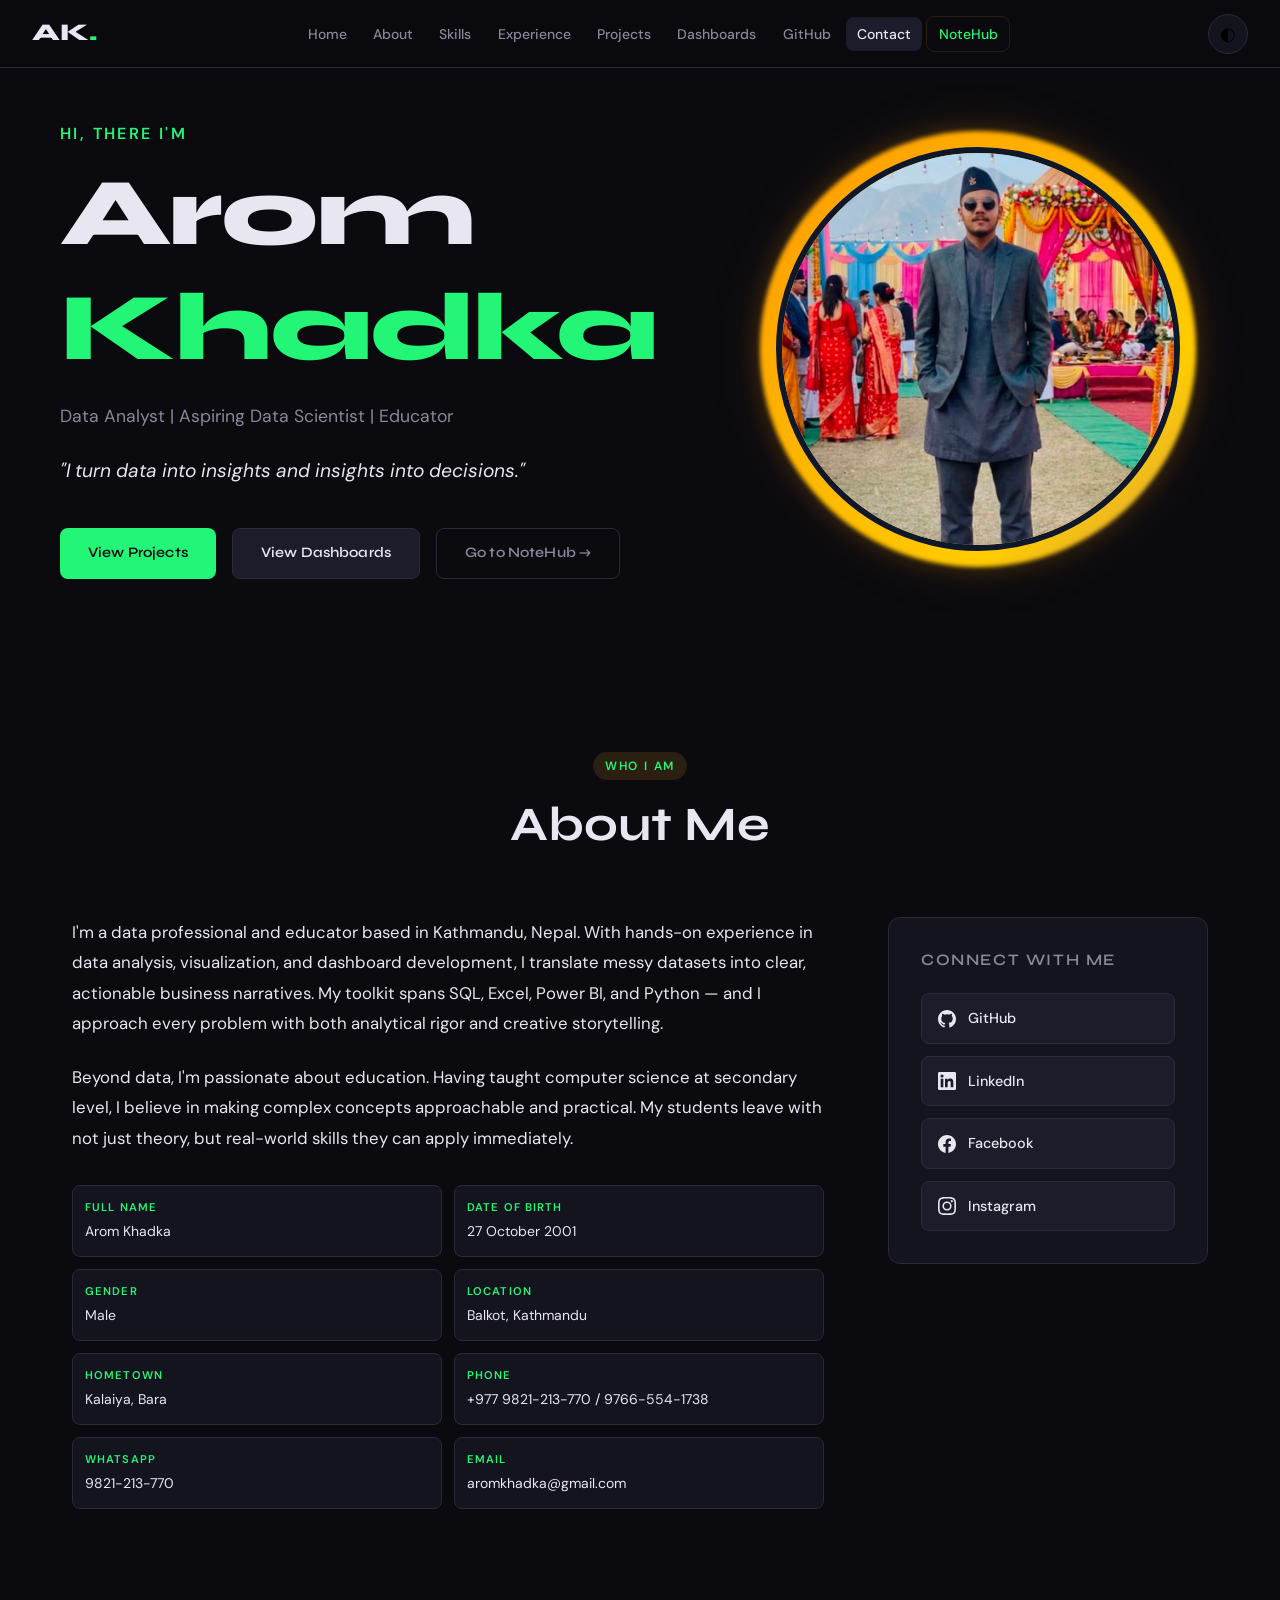
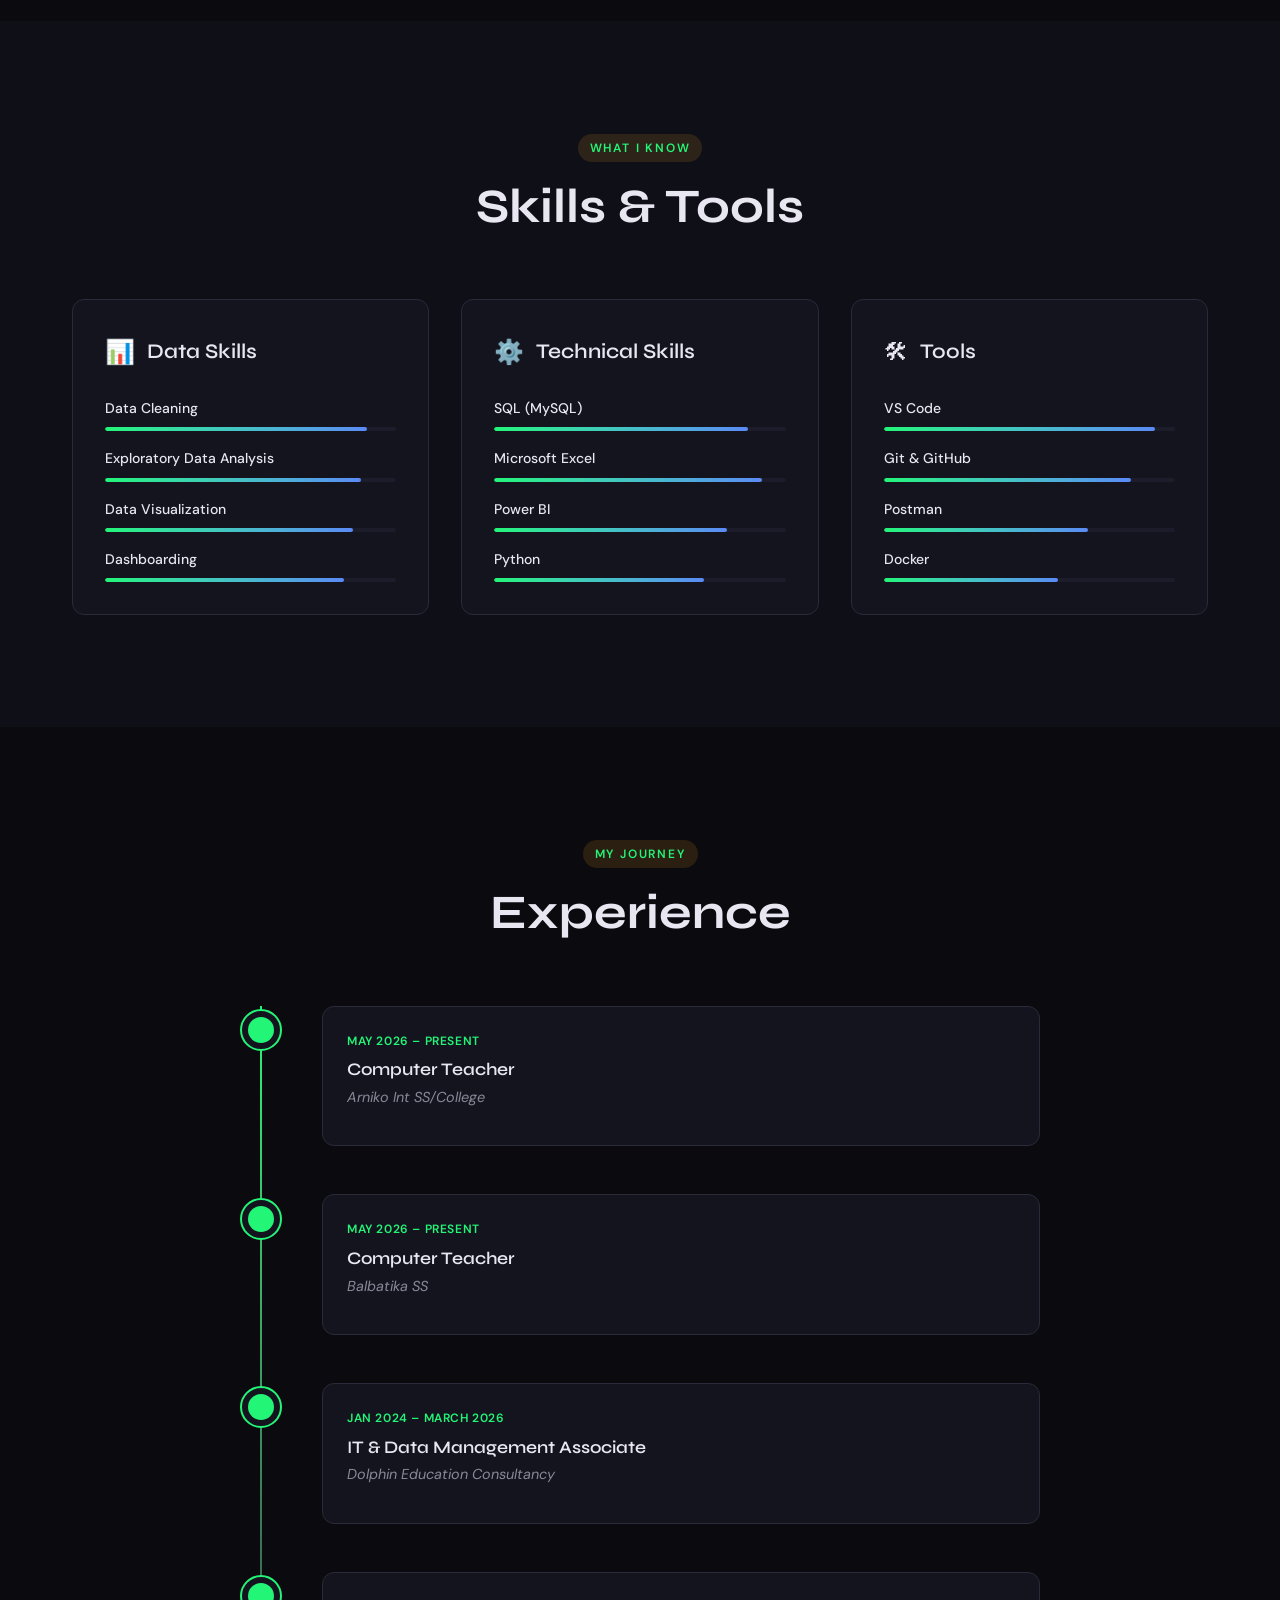
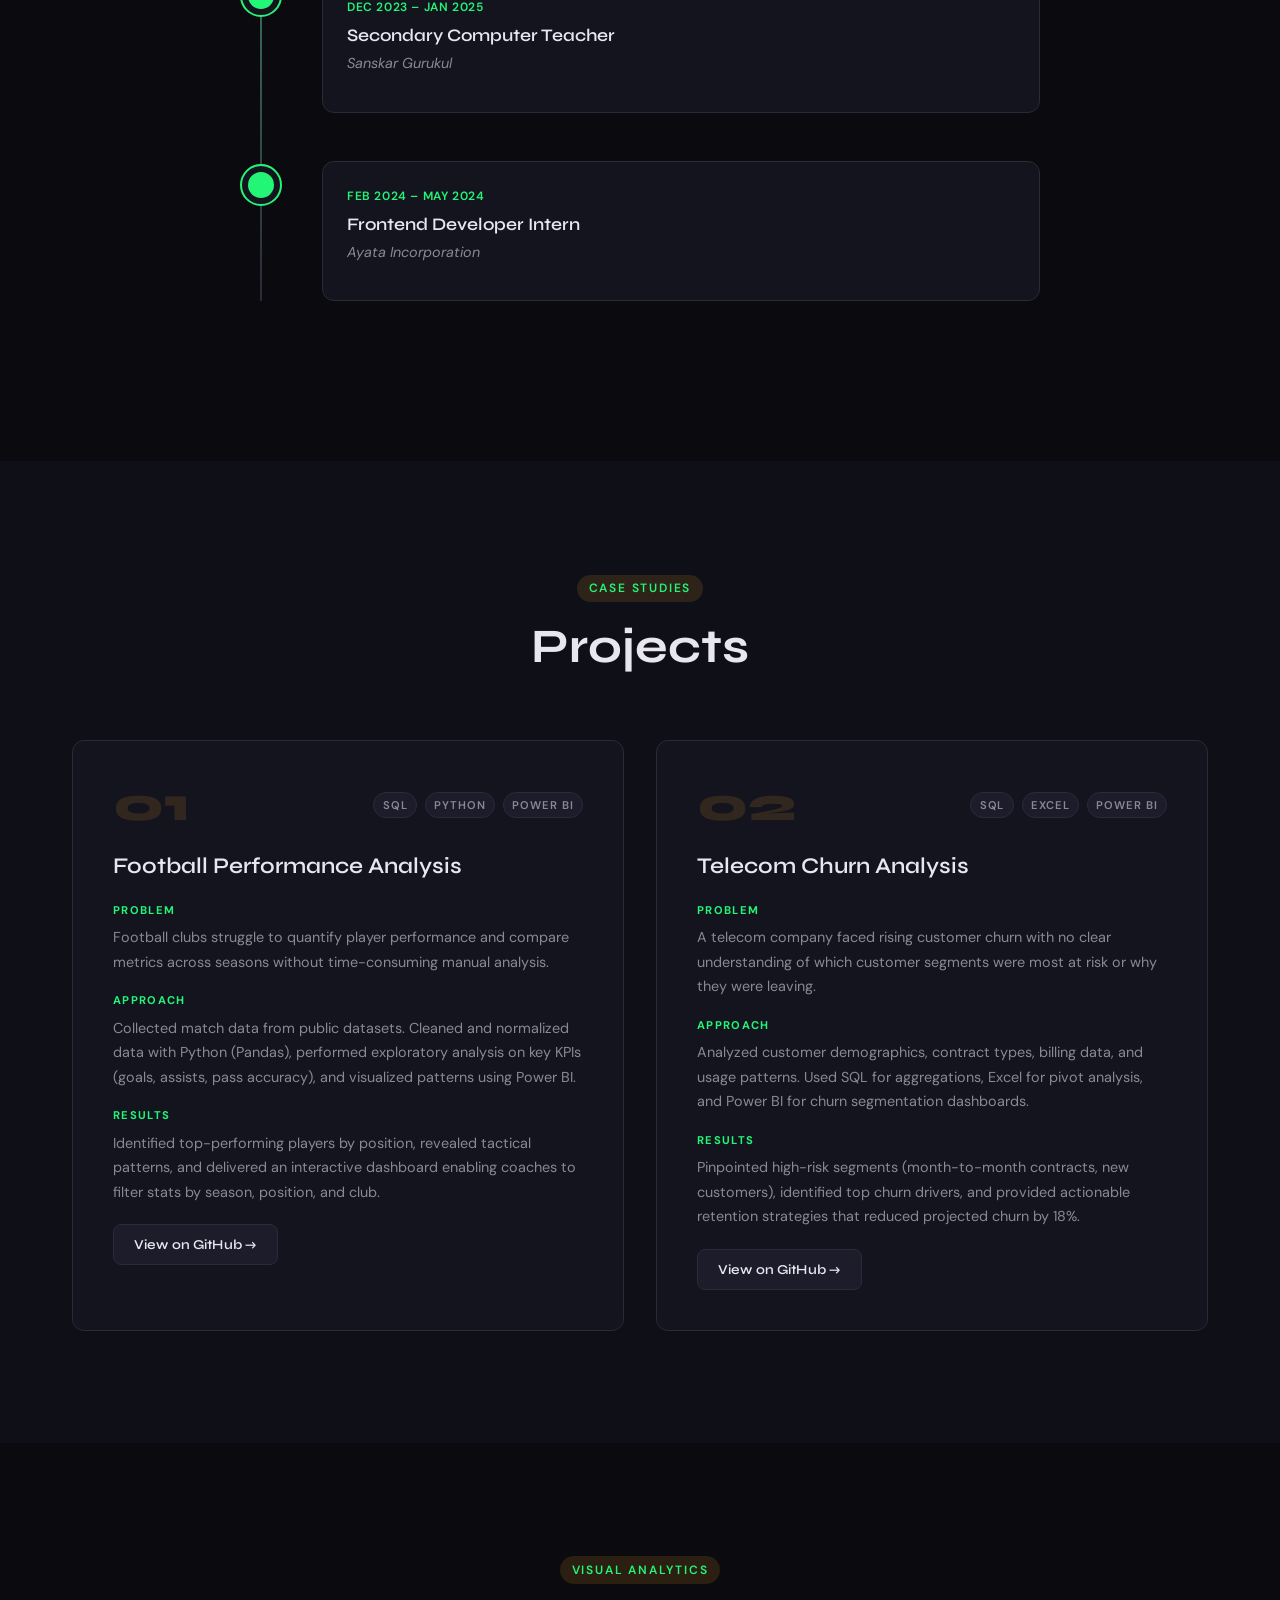
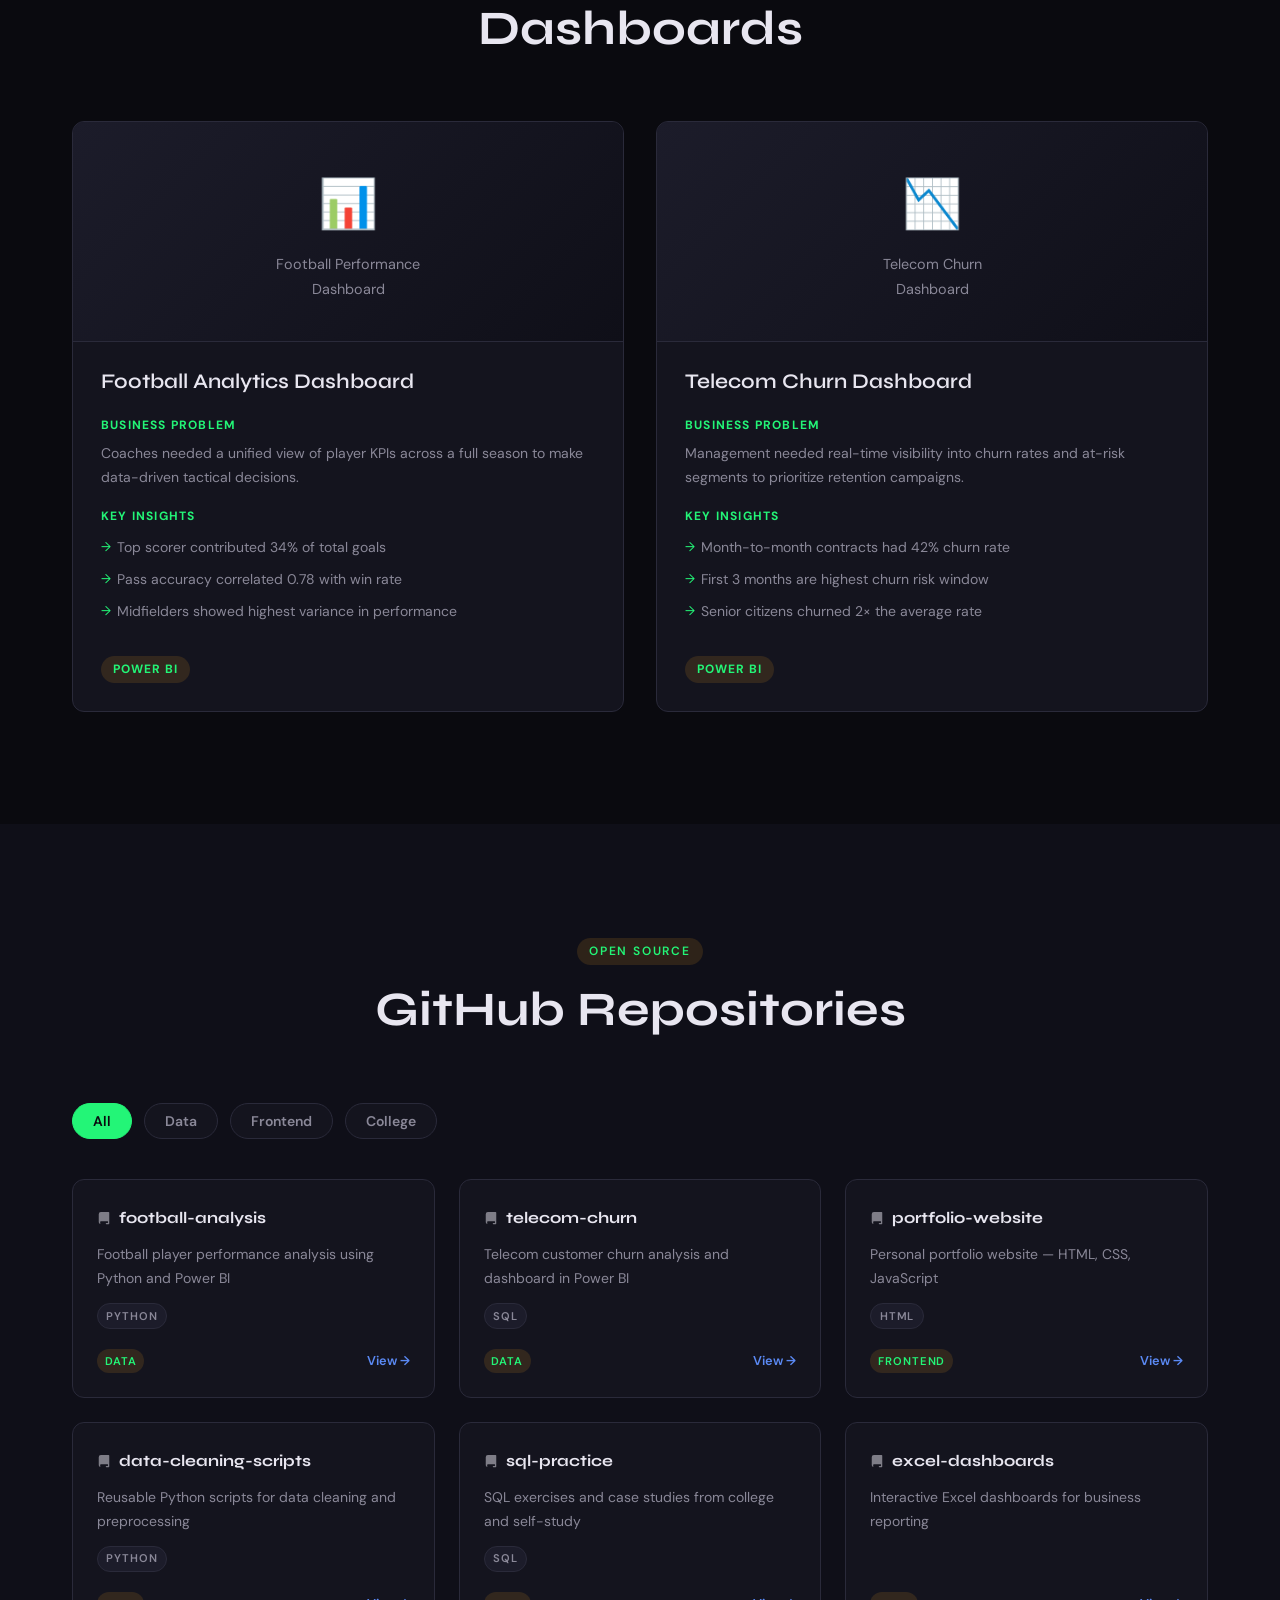
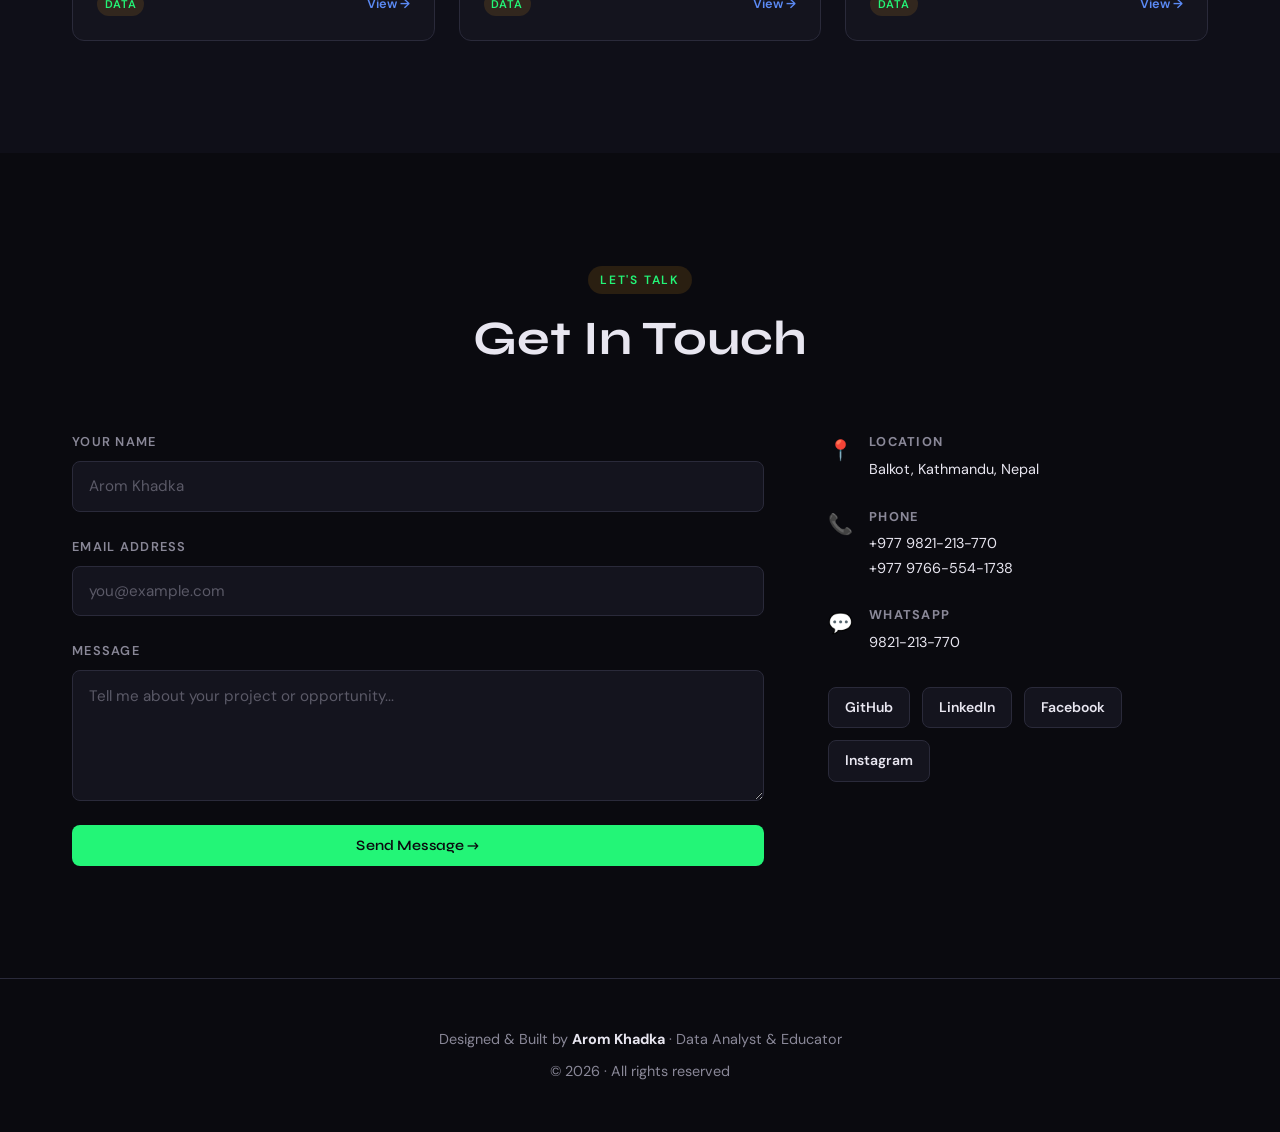
<file: index.html>
<!DOCTYPE html>
<html lang="en" data-theme="dark">
<head>
  <meta charset="UTF-8" />
  <meta name="viewport" content="width=device-width, initial-scale=1.0"/>
  <title>Arom Khadka — Data Scientist & Educator</title>
  <link rel="stylesheet" href="css/style.css" />
  <link rel="preconnect" href="https://fonts.googleapis.com">
  <link href="https://fonts.googleapis.com/css2?family=Syne:wght@400;600;700;800&family=DM+Sans:ital,wght@0,300;0,400;0,500;1,300&display=swap" rel="stylesheet">
</head>
<body>

  <!-- ===== NAVBAR ===== -->
  <nav class="navbar" id="navbar">
    <div class="nav-brand">AK<span class="dot">.</span></div>
    <button class="nav-toggle" id="navToggle" aria-label="Toggle menu">
      <span></span><span></span><span></span>
    </button>
    <ul class="nav-links" id="navLinks">
      <li><a href="#home">Home</a></li>
      <li><a href="#about">About</a></li>
      <li><a href="#skills">Skills</a></li>
      <li><a href="#experience">Experience</a></li>
      <li><a href="#projects">Projects</a></li>
      <li><a href="#dashboards">Dashboards</a></li>
      <li><a href="#github">GitHub</a></li>
      <li><a href="#contact">Contact</a></li>
      <li><a href="notehub.html" class="notehub-link">NoteHub</a></li>
    </ul>
    <button class="theme-toggle" id="themeToggle" aria-label="Toggle theme">
      <span class="theme-icon">◐</span>
    </button>
  </nav>

  <!-- ===== HERO SECTION ===== -->
<div class="hero-container">

  <!-- LEFT SIDE -->
  <div class="hero-content">
    <p class="hero-greeting fade-in" style="--delay:0.1s">
      Hi, There I'm
    </p>

    <h1 class="hero-name fade-in" style="--delay:0.2s">
      Arom<br>
      <span class="accent">Khadka</span>
    </h1>

    <p class="hero-title fade-in" style="--delay:0.3s">
      Data Analyst | Aspiring Data Scientist | Educator
    </p>

    <p class="hero-tagline fade-in" style="--delay:0.4s">
      "I turn data into insights and insights into decisions."
    </p>

    <div class="hero-buttons fade-in" style="--delay:0.5s">
      <a href="#projects" class="btn btn-primary">View Projects</a>
      <a href="#dashboards" class="btn btn-secondary">View Dashboards</a>
      <a href="notehub.html" class="btn btn-outline">Go to NoteHub →</a>
    </div>
  </div>

  <!-- RIGHT SIDE -->
  <div class="hero-image fade-in" style="--delay:0.6s">
    <div class="image-wrapper">
      <img src="assets/images/profile.jpg" alt="Arom Khadka">
    </div>
  </div>

</div>

  <!-- ===== ABOUT SECTION ===== -->
  <section class="section" id="about">
    <div class="container">
      <div class="section-header">
        <span class="section-tag">Who I Am</span>
        <h2 class="section-title">About Me</h2>
      </div>
      <div class="about-grid">
        <div class="about-text">
          <p class="about-bio">
            I'm a data professional and educator based in Kathmandu, Nepal. With hands-on experience in data analysis, visualization, and dashboard development, I translate messy datasets into clear, actionable business narratives. My toolkit spans SQL, Excel, Power BI, and Python — and I approach every problem with both analytical rigor and creative storytelling.
          </p>
          <p class="about-bio">
            Beyond data, I'm passionate about education. Having taught computer science at secondary level, I believe in making complex concepts approachable and practical. My students leave with not just theory, but real-world skills they can apply immediately.
          </p>
          <div class="about-details">
            <div class="detail-item"><span class="detail-label">Full Name</span><span>Arom Khadka</span></div>
            <div class="detail-item"><span class="detail-label">Date of Birth</span><span>27 October 2001</span></div>
            <div class="detail-item"><span class="detail-label">Gender</span><span>Male</span></div>
            <div class="detail-item"><span class="detail-label">Location</span><span>Balkot, Kathmandu</span></div>
            <div class="detail-item"><span class="detail-label">Hometown</span><span>Kalaiya, Bara</span></div>
            <div class="detail-item"><span class="detail-label">Phone</span><span>+977 9821-213-770 / 9766-554-1738</span></div>
            <div class="detail-item"><span class="detail-label">WhatsApp</span><span>9821-213-770</span></div>
            <div class="detail-item"><span class="detail-label">Email</span><span>aromkhadka@gmail.com</span></div>
          </div>
        </div>
        <div class="about-social">
          <div class="social-card">
            <h3>Connect With Me</h3>
            <div class="social-links">
              <a href="https://github.com/AromKhadka" class="social-link" target="_blank">
                <svg viewBox="0 0 24 24" fill="currentColor"><path d="M12 0C5.374 0 0 5.373 0 12c0 5.302 3.438 9.8 8.207 11.387.599.111.793-.261.793-.577v-2.234c-3.338.726-4.033-1.416-4.033-1.416-.546-1.387-1.333-1.756-1.333-1.756-1.089-.745.083-.729.083-.729 1.205.084 1.839 1.237 1.839 1.237 1.07 1.834 2.807 1.304 3.492.997.107-.775.418-1.305.762-1.604-2.665-.305-5.467-1.334-5.467-5.931 0-1.311.469-2.381 1.236-3.221-.124-.303-.535-1.524.117-3.176 0 0 1.008-.322 3.301 1.23A11.509 11.509 0 0 1 12 5.803c1.02.005 2.047.138 3.006.404 2.291-1.552 3.297-1.23 3.297-1.23.653 1.653.242 2.874.118 3.176.77.84 1.235 1.911 1.235 3.221 0 4.609-2.807 5.624-5.479 5.921.43.372.823 1.102.823 2.222v3.293c0 .319.192.694.801.576C20.566 21.797 24 17.3 24 12c0-6.627-5.373-12-12-12z"/></svg>
                GitHub
              </a>
              <a href="https://www.linkedin.com/in/arom-khadka/" class="social-link" target="_blank">
                <svg viewBox="0 0 24 24" fill="currentColor"><path d="M20.447 20.452h-3.554v-5.569c0-1.328-.027-3.037-1.852-3.037-1.853 0-2.136 1.445-2.136 2.939v5.667H9.351V9h3.414v1.561h.046c.477-.9 1.637-1.85 3.37-1.85 3.601 0 4.267 2.37 4.267 5.455v6.286zM5.337 7.433a2.062 2.062 0 0 1-2.063-2.065 2.064 2.064 0 1 1 2.063 2.065zm1.782 13.019H3.555V9h3.564v11.452zM22.225 0H1.771C.792 0 0 .774 0 1.729v20.542C0 23.227.792 24 1.771 24h20.451C23.2 24 24 23.227 24 22.271V1.729C24 .774 23.2 0 22.222 0h.003z"/></svg>
                LinkedIn
              </a>
              <a href="https://www.facebook.com/arom.khadka" class="social-link" target="_blank">
                <svg viewBox="0 0 24 24" fill="currentColor"><path d="M24 12.073c0-6.627-5.373-12-12-12s-12 5.373-12 12c0 5.99 4.388 10.954 10.125 11.854v-8.385H7.078v-3.47h3.047V9.43c0-3.007 1.792-4.669 4.533-4.669 1.312 0 2.686.235 2.686.235v2.953H15.83c-1.491 0-1.956.925-1.956 1.874v2.25h3.328l-.532 3.47h-2.796v8.385C19.612 23.027 24 18.062 24 12.073z"/></svg>
                Facebook
              </a>
              <a href="https://www.instagram.com/arom_khadka/" class="social-link" target="_blank">
                <svg viewBox="0 0 24 24" fill="currentColor"><path d="M12 2.163c3.204 0 3.584.012 4.85.07 3.252.148 4.771 1.691 4.919 4.919.058 1.265.069 1.645.069 4.849 0 3.205-.012 3.584-.069 4.849-.149 3.225-1.664 4.771-4.919 4.919-1.266.058-1.644.07-4.85.07-3.204 0-3.584-.012-4.849-.07-3.26-.149-4.771-1.699-4.919-4.92-.058-1.265-.07-1.644-.07-4.849 0-3.204.013-3.583.07-4.849.149-3.227 1.664-4.771 4.919-4.919 1.266-.057 1.645-.069 4.849-.069zM12 0C8.741 0 8.333.014 7.053.072 2.695.272.273 2.69.073 7.052.014 8.333 0 8.741 0 12c0 3.259.014 3.668.072 4.948.2 4.358 2.618 6.78 6.98 6.98C8.333 23.986 8.741 24 12 24c3.259 0 3.668-.014 4.948-.072 4.354-.2 6.782-2.618 6.979-6.98.059-1.28.073-1.689.073-4.948 0-3.259-.014-3.667-.072-4.947-.196-4.354-2.617-6.78-6.979-6.98C15.668.014 15.259 0 12 0zm0 5.838a6.162 6.162 0 1 0 0 12.324 6.162 6.162 0 0 0 0-12.324zM12 16a4 4 0 1 1 0-8 4 4 0 0 1 0 8zm6.406-11.845a1.44 1.44 0 1 0 0 2.881 1.44 1.44 0 0 0 0-2.881z"/></svg>
                Instagram
              </a>
            </div>
          </div>
        </div>
      </div>
    </div>
  </section>

  <!-- ===== SKILLS SECTION ===== -->
  <section class="section section-alt" id="skills">
    <div class="container">
      <div class="section-header">
        <span class="section-tag">What I Know</span>
        <h2 class="section-title">Skills & Tools</h2>
      </div>
      <div class="skills-grid">

        <div class="skill-category">
          <div class="skill-cat-header">
            <span class="skill-cat-icon">📊</span>
            <h3>Data Skills</h3>
          </div>
          <div class="skill-cards">
            <div class="skill-card"><span class="skill-name">Data Cleaning</span><div class="skill-bar"><div class="skill-fill" style="--w:90%"></div></div></div>
            <div class="skill-card"><span class="skill-name">Exploratory Data Analysis</span><div class="skill-bar"><div class="skill-fill" style="--w:88%"></div></div></div>
            <div class="skill-card"><span class="skill-name">Data Visualization</span><div class="skill-bar"><div class="skill-fill" style="--w:85%"></div></div></div>
            <div class="skill-card"><span class="skill-name">Dashboarding</span><div class="skill-bar"><div class="skill-fill" style="--w:82%"></div></div></div>
          </div>
        </div>

        <div class="skill-category">
          <div class="skill-cat-header">
            <span class="skill-cat-icon">⚙️</span>
            <h3>Technical Skills</h3>
          </div>
          <div class="skill-cards">
            <div class="skill-card"><span class="skill-name">SQL (MySQL)</span><div class="skill-bar"><div class="skill-fill" style="--w:87%"></div></div></div>
            <div class="skill-card"><span class="skill-name">Microsoft Excel</span><div class="skill-bar"><div class="skill-fill" style="--w:92%"></div></div></div>
            <div class="skill-card"><span class="skill-name">Power BI</span><div class="skill-bar"><div class="skill-fill" style="--w:80%"></div></div></div>
            <div class="skill-card"><span class="skill-name">Python</span><div class="skill-bar"><div class="skill-fill" style="--w:72%"></div></div></div>
          </div>
        </div>

        <div class="skill-category">
          <div class="skill-cat-header">
            <span class="skill-cat-icon">🛠</span>
            <h3>Tools</h3>
          </div>
          <div class="skill-cards">
            <div class="skill-card"><span class="skill-name">VS Code</span><div class="skill-bar"><div class="skill-fill" style="--w:93%"></div></div></div>
            <div class="skill-card"><span class="skill-name">Git & GitHub</span><div class="skill-bar"><div class="skill-fill" style="--w:85%"></div></div></div>
            <div class="skill-card"><span class="skill-name">Postman</span><div class="skill-bar"><div class="skill-fill" style="--w:70%"></div></div></div>
            <div class="skill-card"><span class="skill-name">Docker</span><div class="skill-bar"><div class="skill-fill" style="--w:60%"></div></div></div>
          </div>
        </div>

      </div>
    </div>
  </section>

  <!-- ===== EXPERIENCE SECTION ===== -->
  <section class="section" id="experience">
    <div class="container">
      <div class="section-header">
        <span class="section-tag">My Journey</span>
        <h2 class="section-title">Experience</h2>
      </div>
      <div class="timeline">
        <div class="timeline-item">
          <div class="timeline-dot"></div>
          <div class="timeline-content">
            <span class="timeline-period">May 2026 – Present</span>
            <h3>Computer Teacher</h3>
            <p class="timeline-org">Arniko Int SS/College</p>
          </div>
        </div>

        <div class="timeline-item">
          <div class="timeline-dot"></div>
          <div class="timeline-content">
            <span class="timeline-period">May 2026 – Present</span>
            <h3>Computer Teacher</h3>
            <p class="timeline-org">Balbatika SS</p>
          </div>
        </div>

        <div class="timeline-item">
          <div class="timeline-dot"></div>
          <div class="timeline-content">
            <span class="timeline-period">Jan 2024 – March 2026</span>
            <h3>IT & Data Management Associate</h3>
            <p class="timeline-org">Dolphin Education Consultancy</p>
          </div>
        </div>

        <div class="timeline-item">
          <div class="timeline-dot"></div>
          <div class="timeline-content">
            <span class="timeline-period">Dec 2023 – Jan 2025</span>
            <h3>Secondary Computer Teacher</h3>
            <p class="timeline-org">Sanskar Gurukul</p>
          </div>
        </div>

        <div class="timeline-item">
          <div class="timeline-dot"></div>
          <div class="timeline-content">
            <span class="timeline-period">Feb 2024 – May 2024</span>
            <h3>Frontend Developer Intern</h3>
            <p class="timeline-org">Ayata Incorporation</p>
          </div>
        </div>

      </div>
    </div>
  </section>

  <!-- ===== PROJECTS SECTION ===== -->
  <section class="section section-alt" id="projects">
    <div class="container">
      <div class="section-header">
        <span class="section-tag">Case Studies</span>
        <h2 class="section-title">Projects</h2>
      </div>
      <div class="projects-grid">

        <div class="project-card">
          <div class="project-header">
            <span class="project-number">01</span>
            <div class="project-tags">
              <span class="tag">SQL</span>
              <span class="tag">Python</span>
              <span class="tag">Power BI</span>
            </div>
          </div>
          <h3>Football Performance Analysis</h3>
          <div class="project-section">
            <h4>Problem</h4>
            <p>Football clubs struggle to quantify player performance and compare metrics across seasons without time-consuming manual analysis.</p>
          </div>
          <div class="project-section">
            <h4>Approach</h4>
            <p>Collected match data from public datasets. Cleaned and normalized data with Python (Pandas), performed exploratory analysis on key KPIs (goals, assists, pass accuracy), and visualized patterns using Power BI.</p>
          </div>
          <div class="project-section">
            <h4>Results</h4>
            <p>Identified top-performing players by position, revealed tactical patterns, and delivered an interactive dashboard enabling coaches to filter stats by season, position, and club.</p>
          </div>
          <a href="https://github.com/AromKhadka/Football-Performance-Analysis.git" class="btn btn-sm" target="_blank">View on GitHub →</a>
        </div>

        <div class="project-card">
          <div class="project-header">
            <span class="project-number">02</span>
            <div class="project-tags">
              <span class="tag">SQL</span>
              <span class="tag">Excel</span>
              <span class="tag">Power BI</span>
            </div>
          </div>
          <h3>Telecom Churn Analysis</h3>
          <div class="project-section">
            <h4>Problem</h4>
            <p>A telecom company faced rising customer churn with no clear understanding of which customer segments were most at risk or why they were leaving.</p>
          </div>
          <div class="project-section">
            <h4>Approach</h4>
            <p>Analyzed customer demographics, contract types, billing data, and usage patterns. Used SQL for aggregations, Excel for pivot analysis, and Power BI for churn segmentation dashboards.</p>
          </div>
          <div class="project-section">
            <h4>Results</h4>
            <p>Pinpointed high-risk segments (month-to-month contracts, new customers), identified top churn drivers, and provided actionable retention strategies that reduced projected churn by 18%.</p>
          </div>
          <a href="https://github.com/AromKhadka/telecom-churn-analysis.git" class="btn btn-sm" target="_blank">View on GitHub →</a>
        </div>

      </div>
    </div>
  </section>

  <!-- ===== DASHBOARDS SECTION ===== -->
  <section class="section" id="dashboards">
    <div class="container">
      <div class="section-header">
        <span class="section-tag">Visual Analytics</span>
        <h2 class="section-title">Dashboards</h2>
      </div>
      <div class="dashboards-grid">

        <div class="dashboard-card">
          <div class="dashboard-preview">
            <div class="dashboard-placeholder">
              <span class="db-icon">📊</span>
              <p>Football Performance<br>Dashboard</p>
            </div>
          </div>
          <div class="dashboard-info">
            <h3>Football Analytics Dashboard</h3>
            <div class="db-section">
              <strong>Business Problem</strong>
              <p>Coaches needed a unified view of player KPIs across a full season to make data-driven tactical decisions.</p>
            </div>
            <div class="db-section">
              <strong>Key Insights</strong>
              <ul>
                <li>Top scorer contributed 34% of total goals</li>
                <li>Pass accuracy correlated 0.78 with win rate</li>
                <li>Midfielders showed highest variance in performance</li>
              </ul>
            </div>
            <span class="tool-badge">Power BI</span>
          </div>
        </div>

        <div class="dashboard-card">
          <div class="dashboard-preview">
            <div class="dashboard-placeholder">
              <span class="db-icon">📉</span>
              <p>Telecom Churn<br>Dashboard</p>
            </div>
          </div>
          <div class="dashboard-info">
            <h3>Telecom Churn Dashboard</h3>
            <div class="db-section">
              <strong>Business Problem</strong>
              <p>Management needed real-time visibility into churn rates and at-risk segments to prioritize retention campaigns.</p>
            </div>
            <div class="db-section">
              <strong>Key Insights</strong>
              <ul>
                <li>Month-to-month contracts had 42% churn rate</li>
                <li>First 3 months are highest churn risk window</li>
                <li>Senior citizens churned 2× the average rate</li>
              </ul>
            </div>
            <span class="tool-badge">Power BI</span>
          </div>
        </div>

      </div>
    </div>
  </section>

  <!-- ===== GITHUB SECTION ===== -->
  <section class="section section-alt" id="github">
    <div class="container">
      <div class="section-header">
        <span class="section-tag">Open Source</span>
        <h2 class="section-title">GitHub Repositories</h2>
      </div>
      <div class="github-filters">
        <button class="filter-btn active" data-filter="all">All</button>
        <button class="filter-btn" data-filter="data">Data</button>
        <button class="filter-btn" data-filter="frontend">Frontend</button>
        <button class="filter-btn" data-filter="college">College</button>
      </div>
      <div class="repos-grid" id="reposGrid">
        <div class="repo-loading">Fetching repositories from GitHub...</div>
      </div>
    </div>
  </section>

  <!-- ===== CONTACT SECTION ===== -->
  <section class="section" id="contact">
    <div class="container">
      <div class="section-header">
        <span class="section-tag">Let's Talk</span>
        <h2 class="section-title">Get In Touch</h2>
      </div>
      <div class="contact-grid">
        <div class="contact-form-wrap">
          <form class="contact-form" id="contactForm">
            <div class="form-group">
              <label for="name">Your Name</label>
              <input type="text" id="name" name="name" placeholder="Arom Khadka" required />
            </div>
            <div class="form-group">
              <label for="email">Email Address</label>
              <input type="email" id="email" name="email" placeholder="you@example.com" required />
            </div>
            <div class="form-group">
              <label for="message">Message</label>
              <textarea id="message" name="message" rows="5" placeholder="Tell me about your project or opportunity..." required></textarea>
            </div>
            <button type="submit" class="btn btn-primary btn-full">Send Message →</button>
          </form>
        </div>
        <div class="contact-info">
          <div class="contact-item">
            <span class="contact-icon">📍</span>
            <div>
              <strong>Location</strong>
              <p>Balkot, Kathmandu, Nepal</p>
            </div>
          </div>
          <div class="contact-item">
            <span class="contact-icon">📞</span>
            <div>
              <strong>Phone</strong>
              <p>+977 9821-213-770</p>
              <p>+977 9766-554-1738</p>
            </div>
          </div>
          <div class="contact-item">
            <span class="contact-icon">💬</span>
            <div>
              <strong>WhatsApp</strong>
              <p>9821-213-770</p>
            </div>
          </div>
          <div class="contact-social">
            <a href="https://github.com/AromKhadka" target="_blank" class="contact-social-link">GitHub</a>
            <a href="https://www.linkedin.com/in/arom-khadka/" target="_blank" class="contact-social-link">LinkedIn</a>
            <a href="https://www.facebook.com/arom.khadka" target="_blank" class="contact-social-link">Facebook</a>
            <a href="https://www.instagram.com/arom_khadka/" target="_blank" class="contact-social-link">Instagram</a>
          </div>
        </div>
      </div>
    </div>
  </section>

  <!-- ===== FOOTER ===== -->
  <footer class="footer">
    <div class="container">
      <p>Designed & Built by <strong>Arom Khadka</strong> · Data Analyst & Educator</p>
      <p class="footer-sub">© 2026 · All rights reserved</p>
    </div>
  </footer>

  <script src="js/main.js"></script>
  <script src="js/github.js"></script>
</body>
</html>
</file>
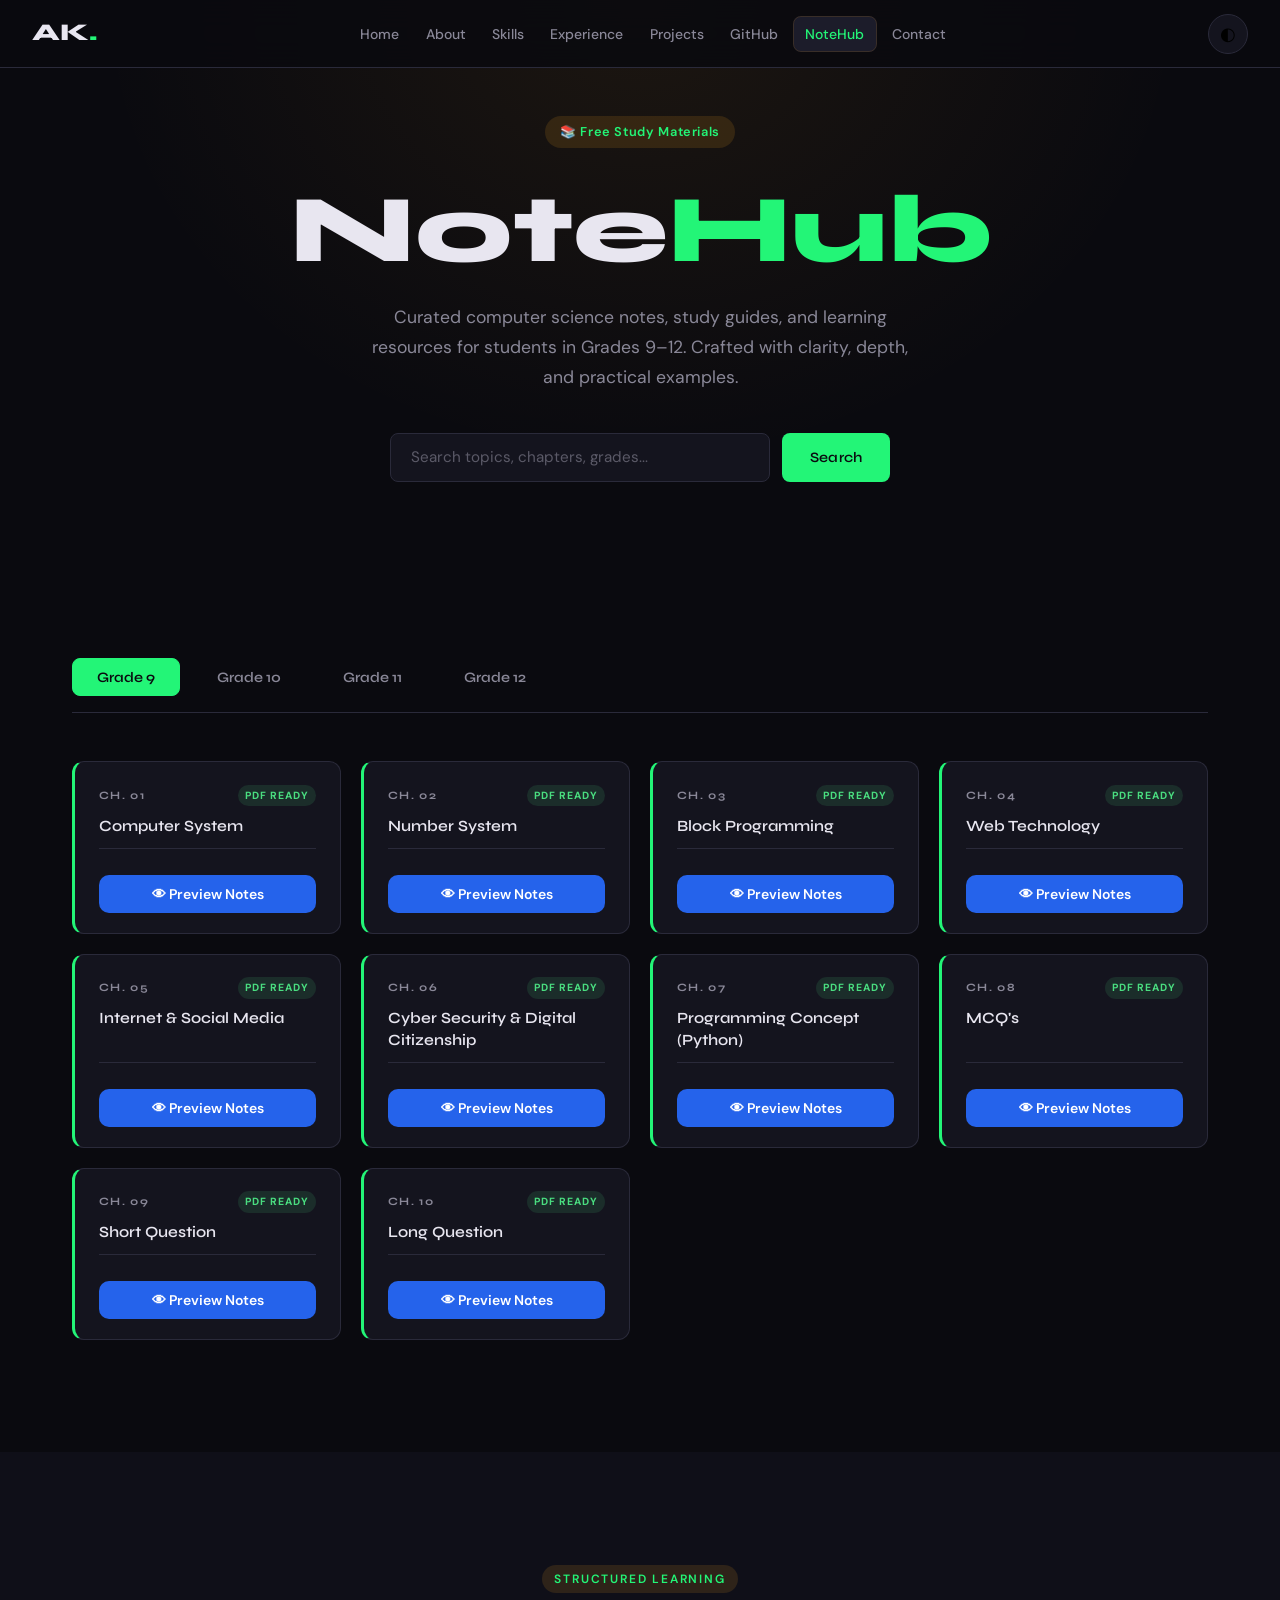
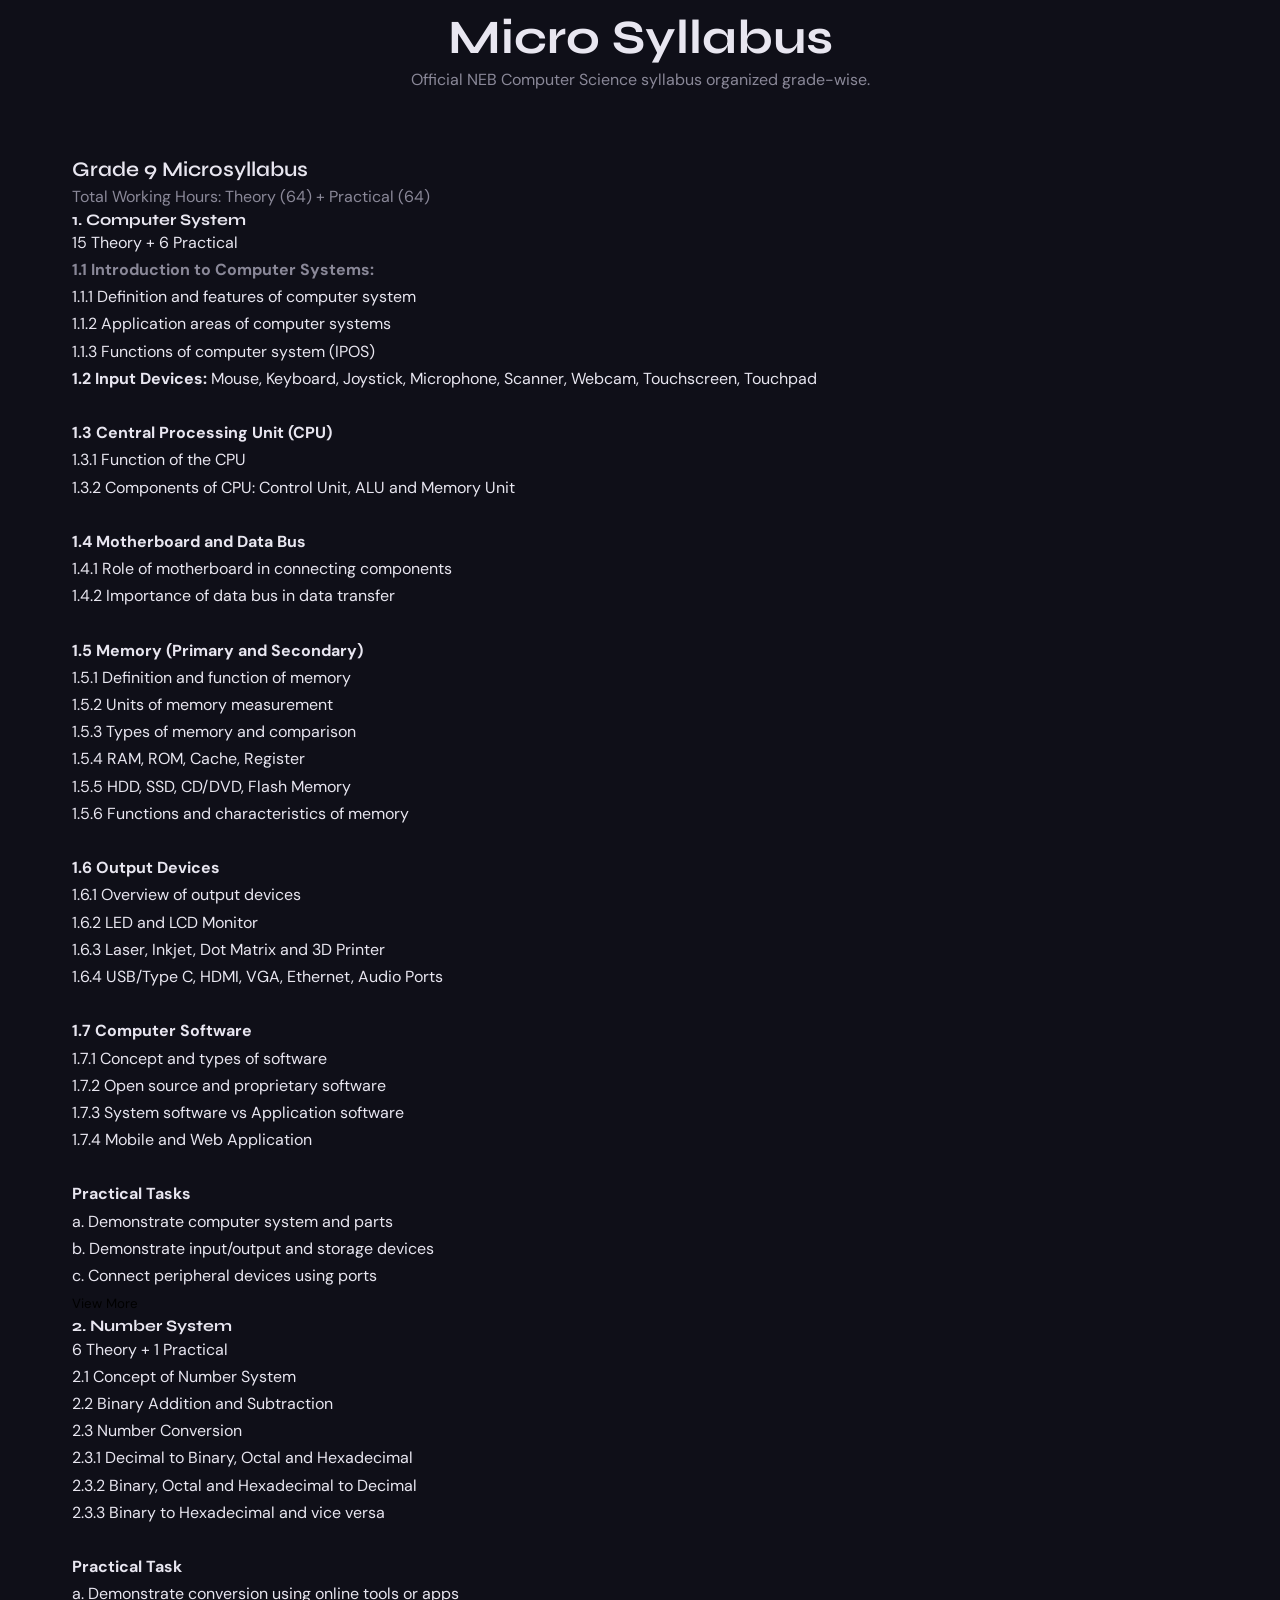
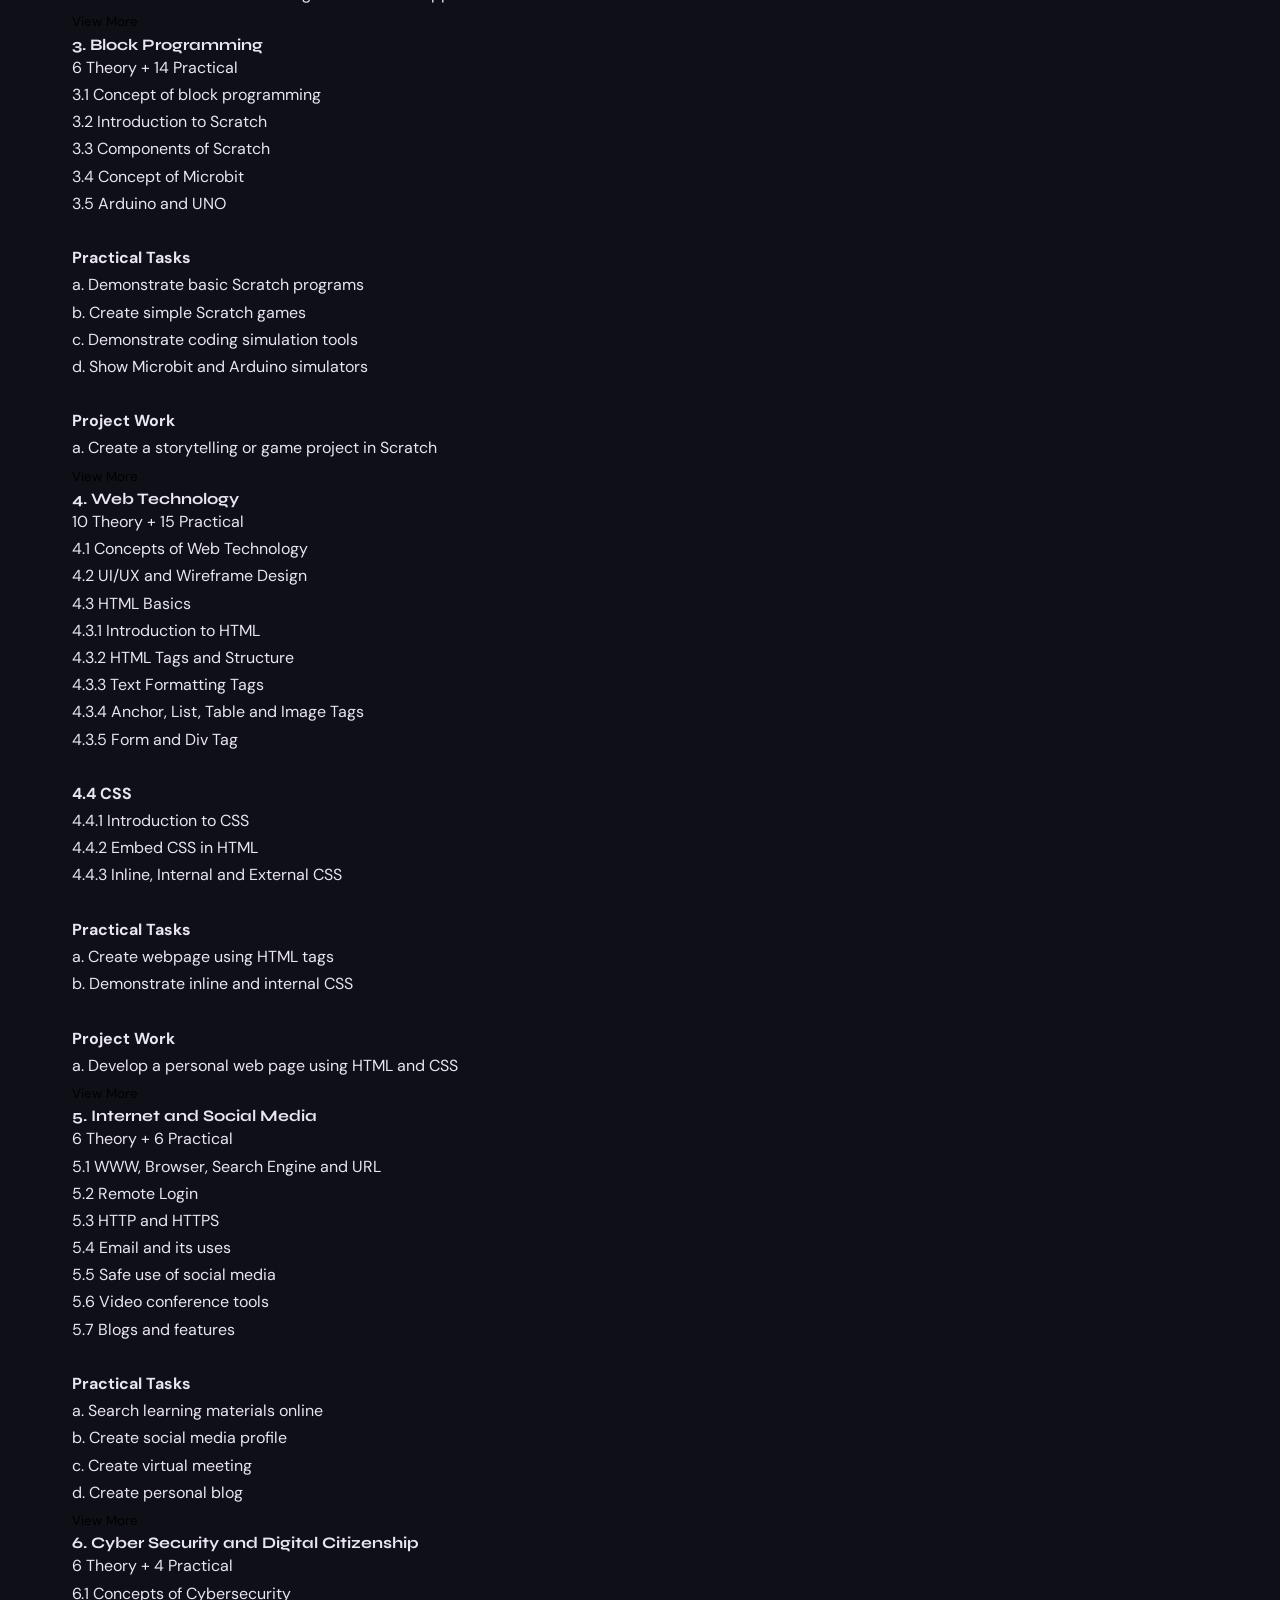
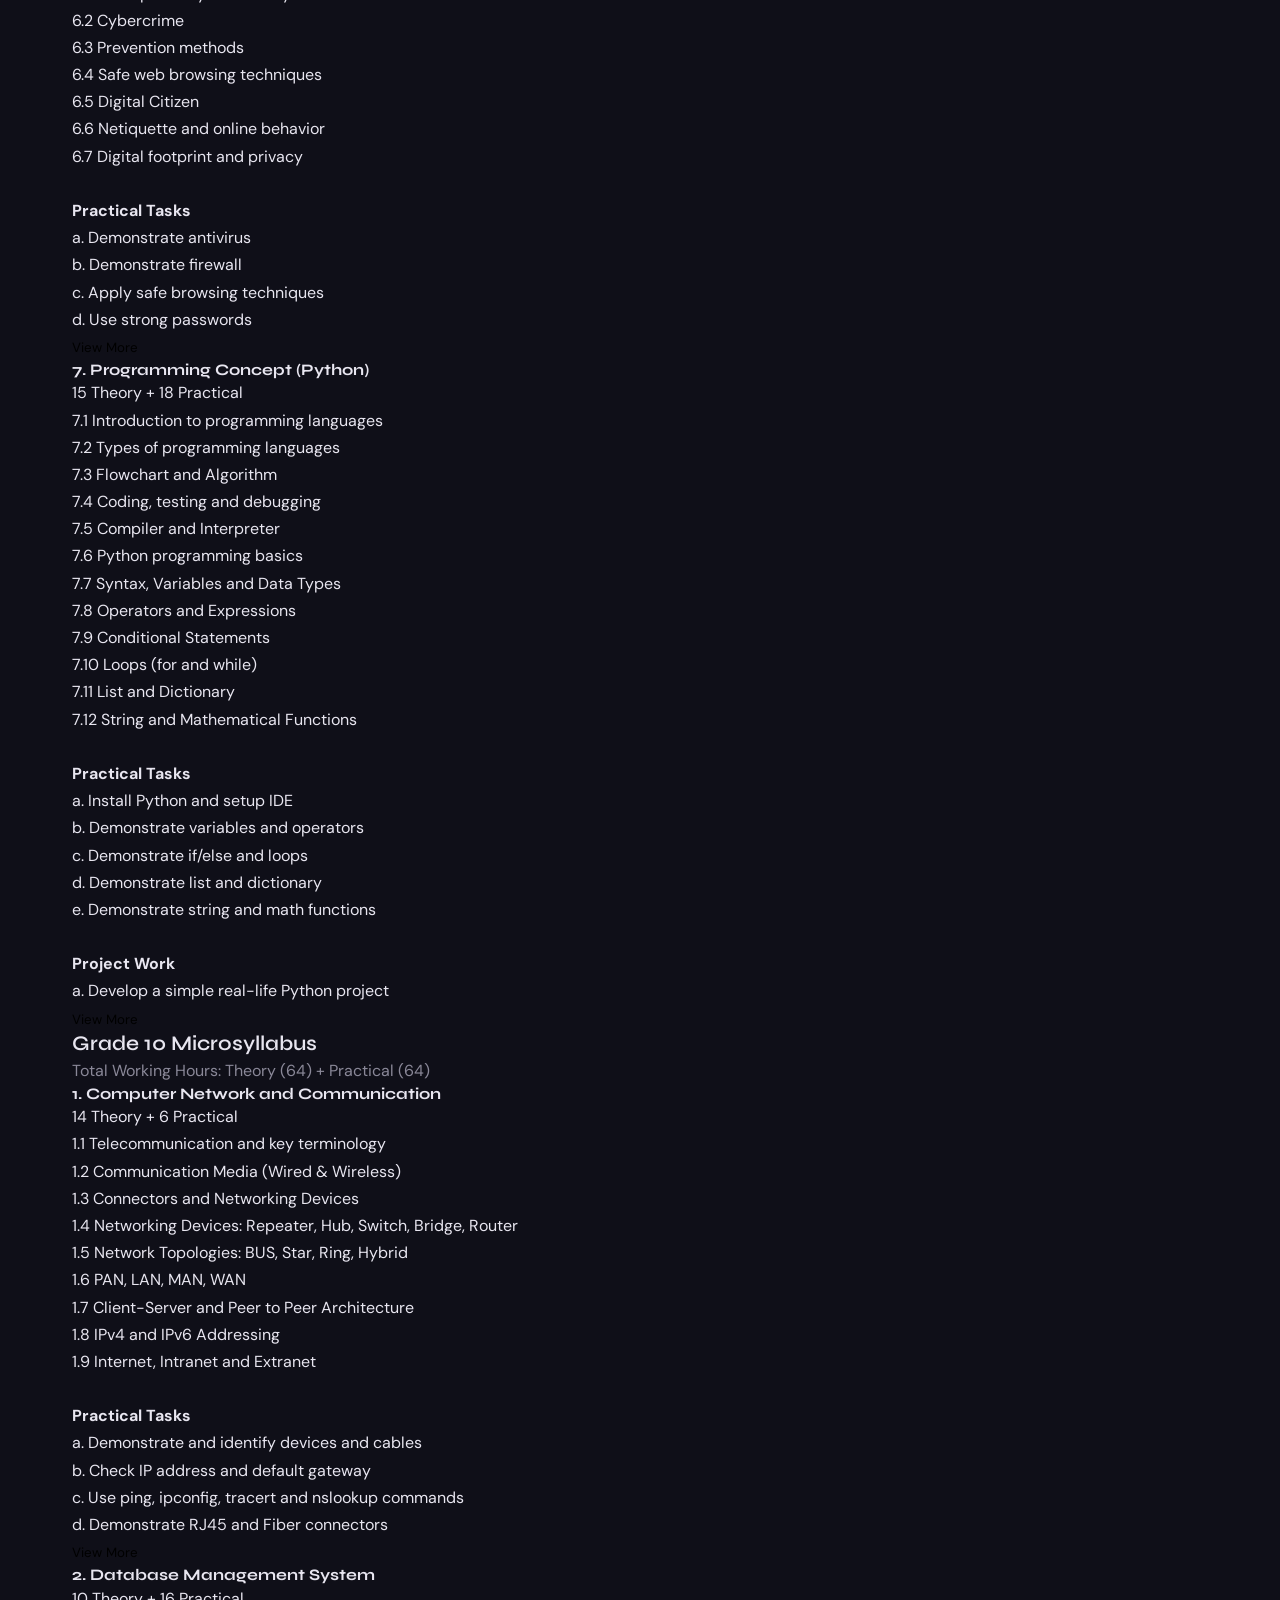
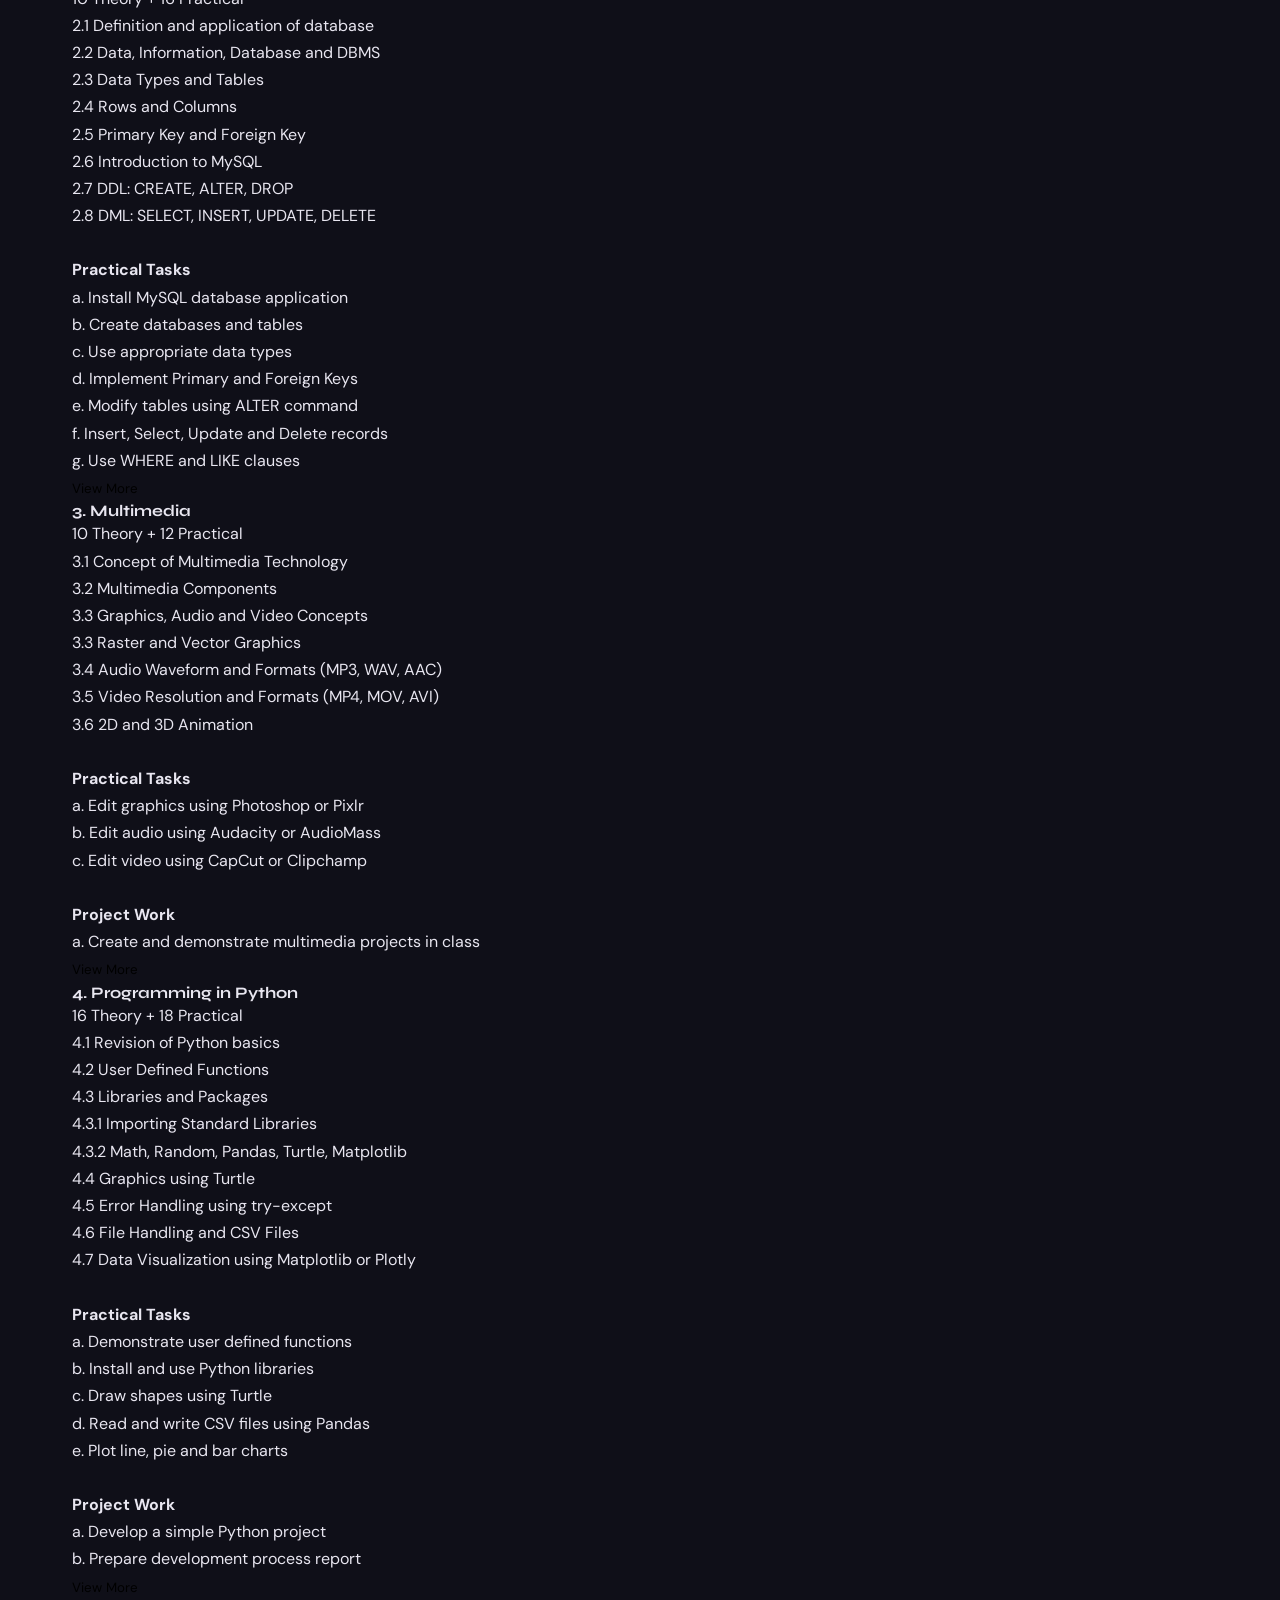
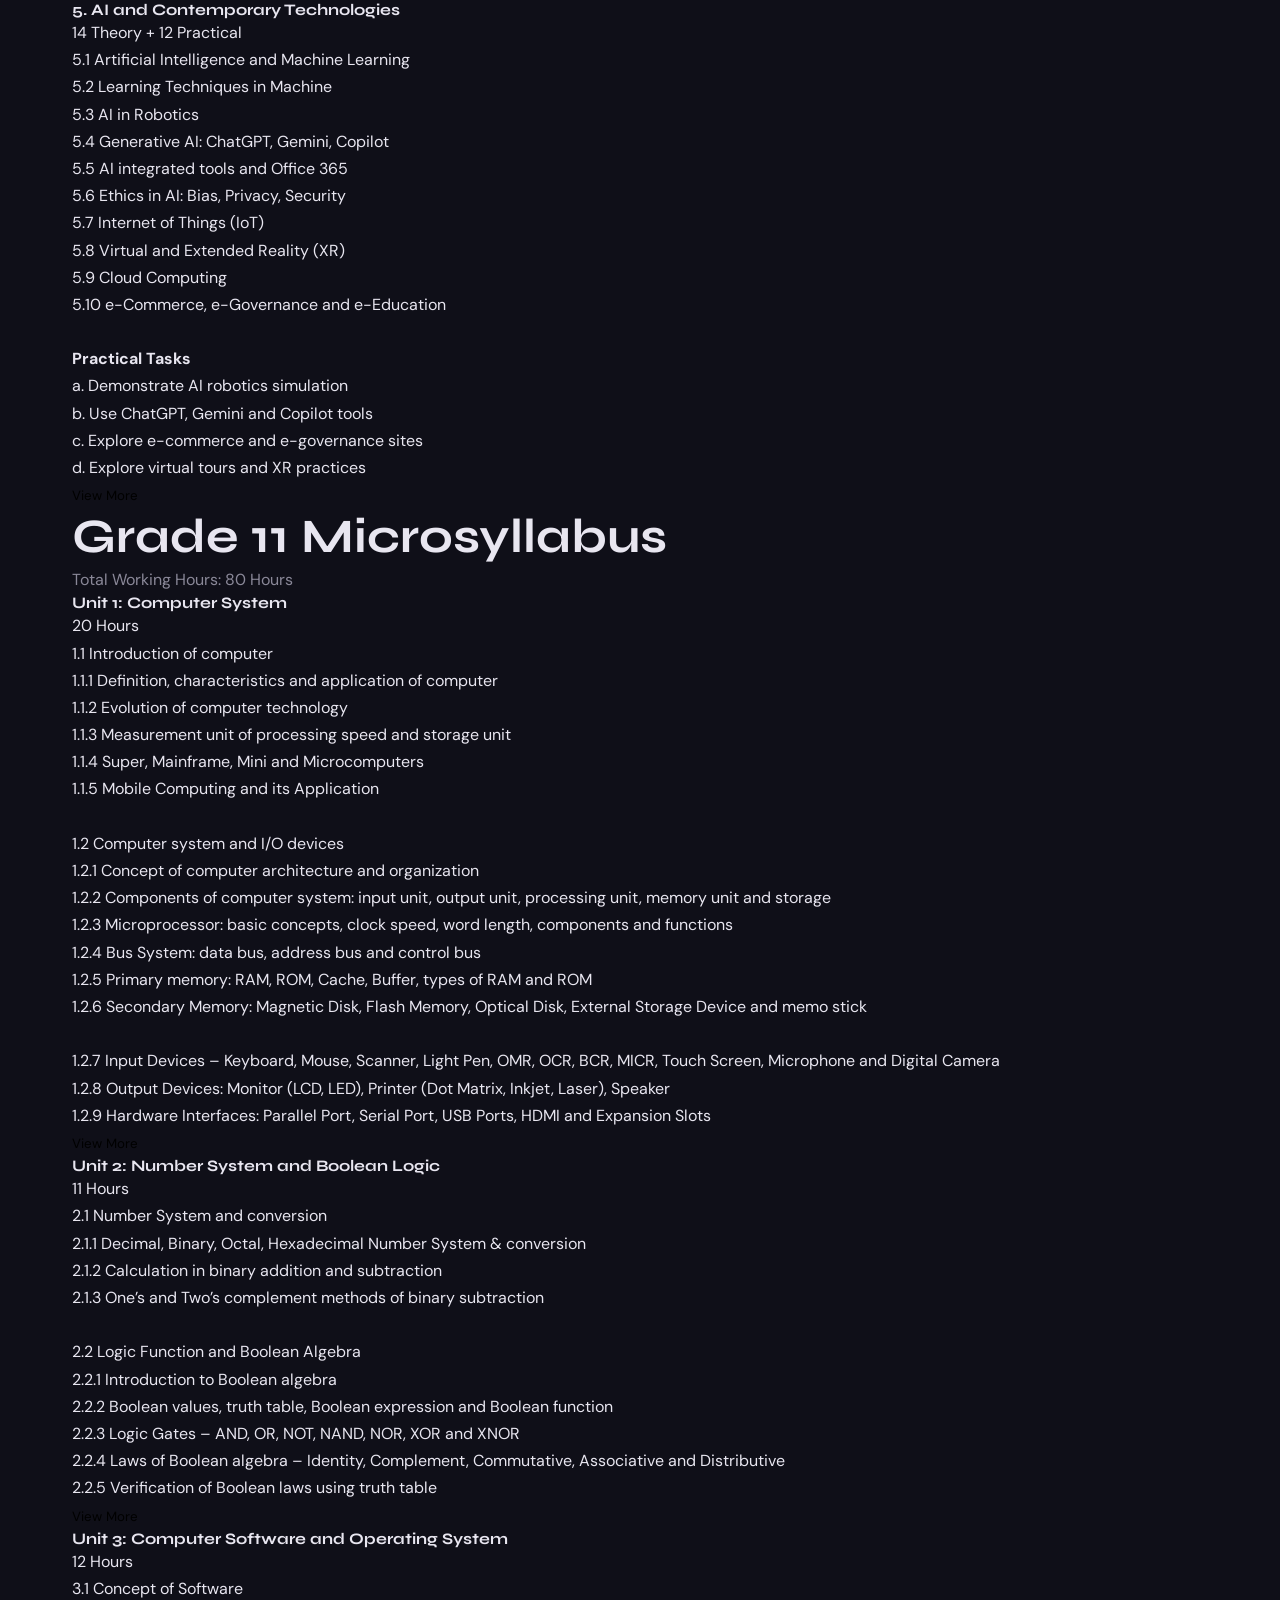
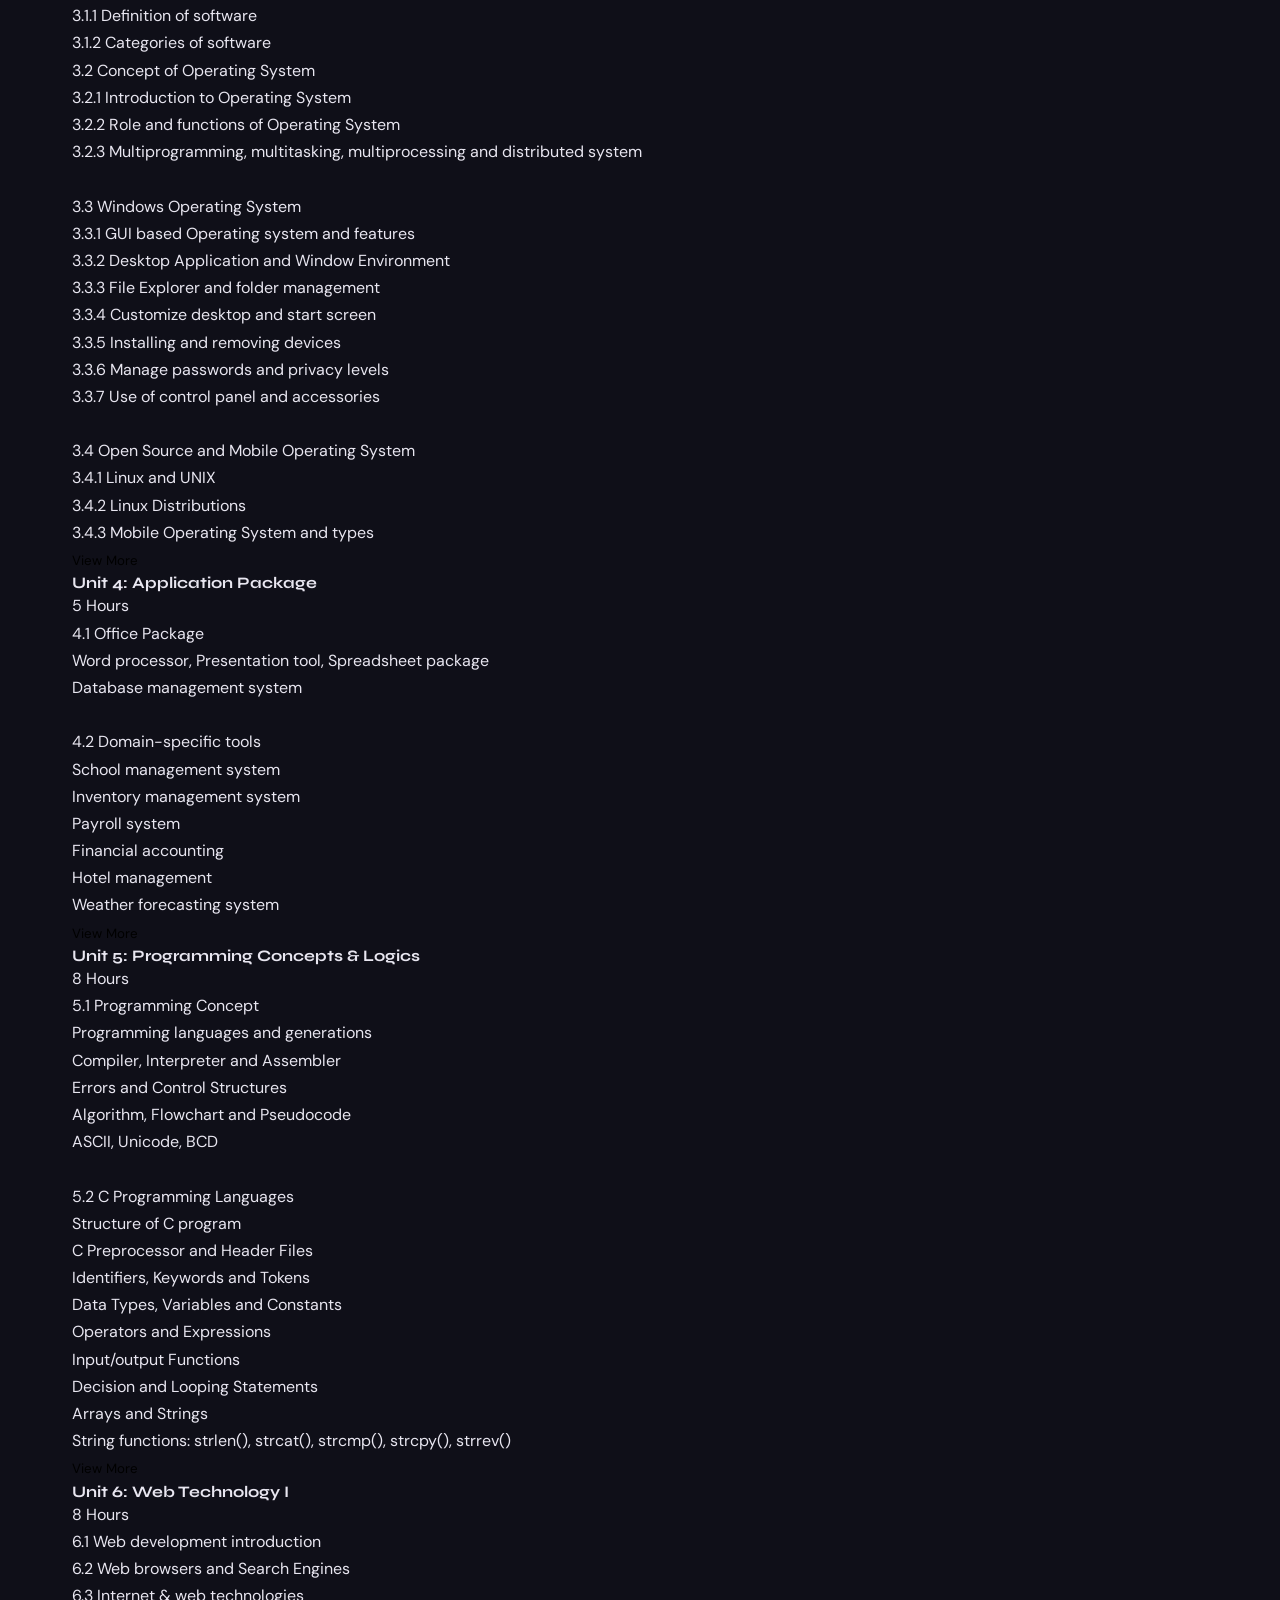
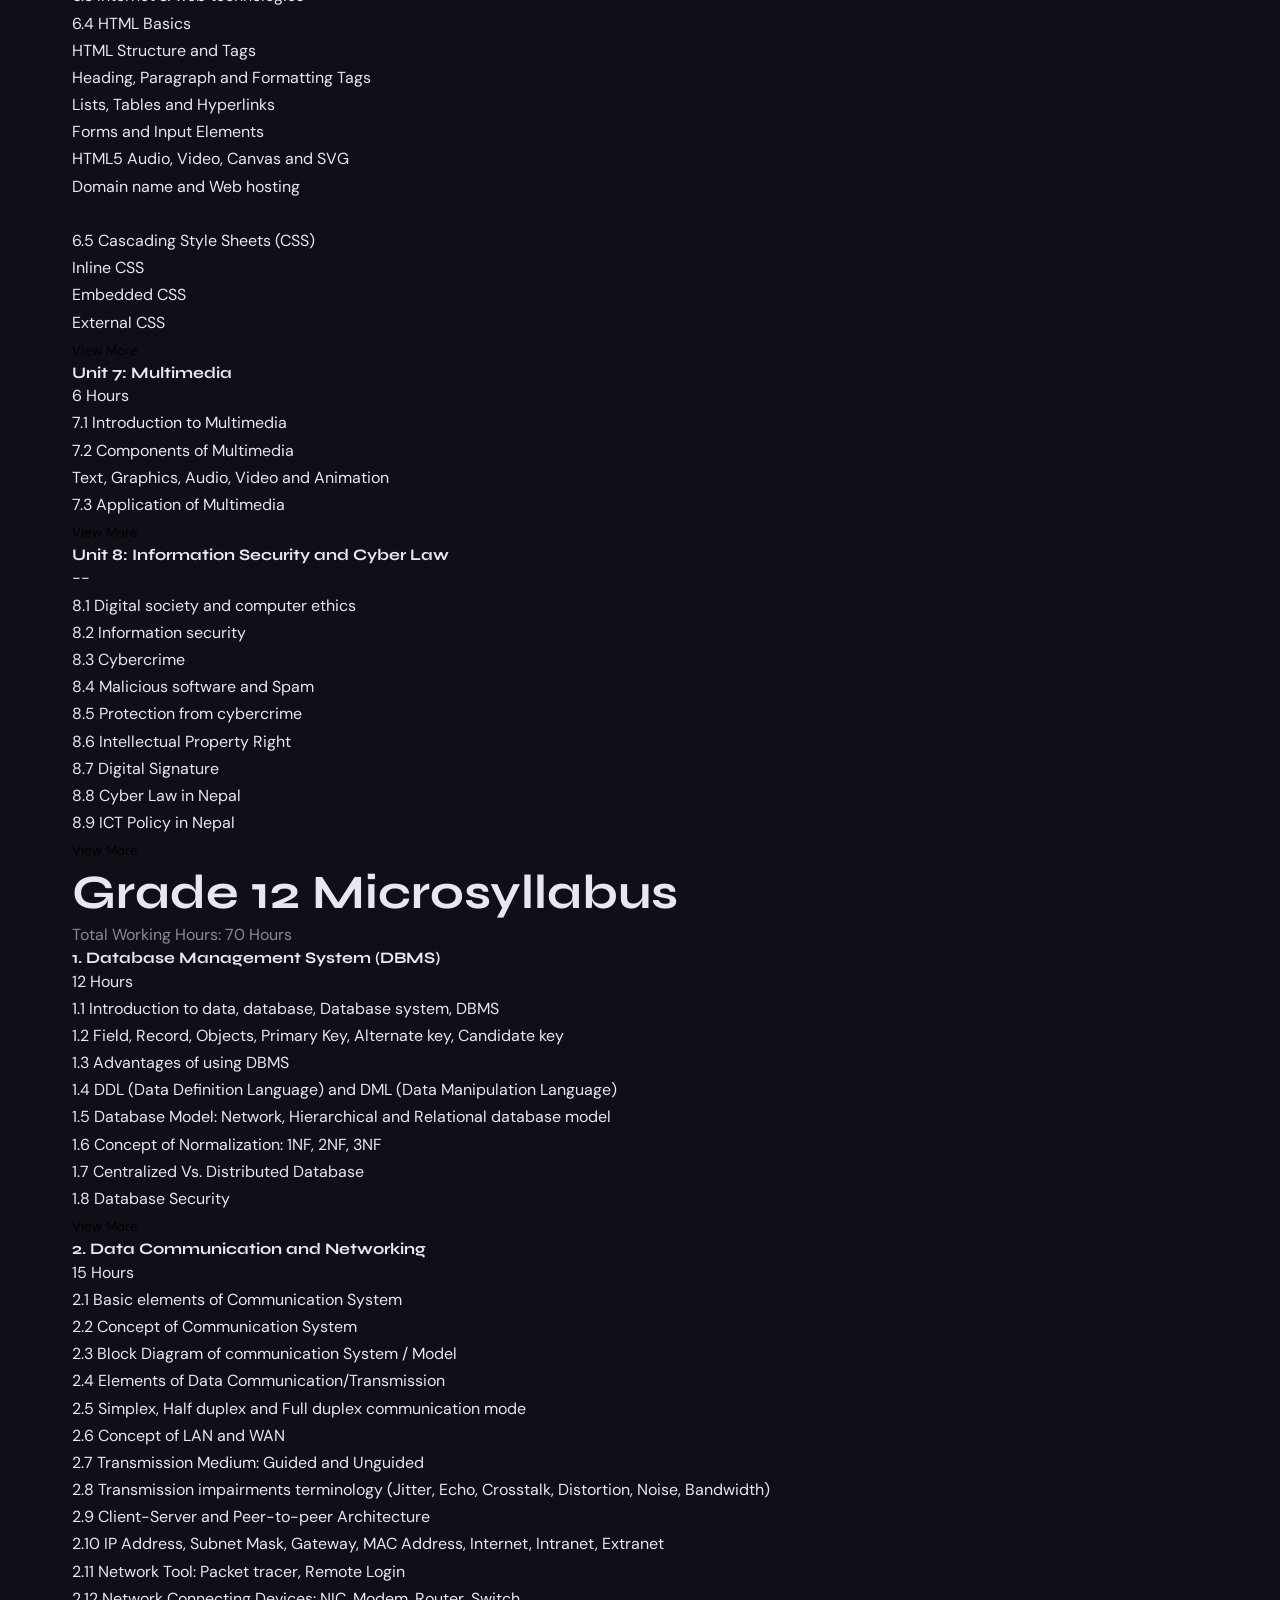
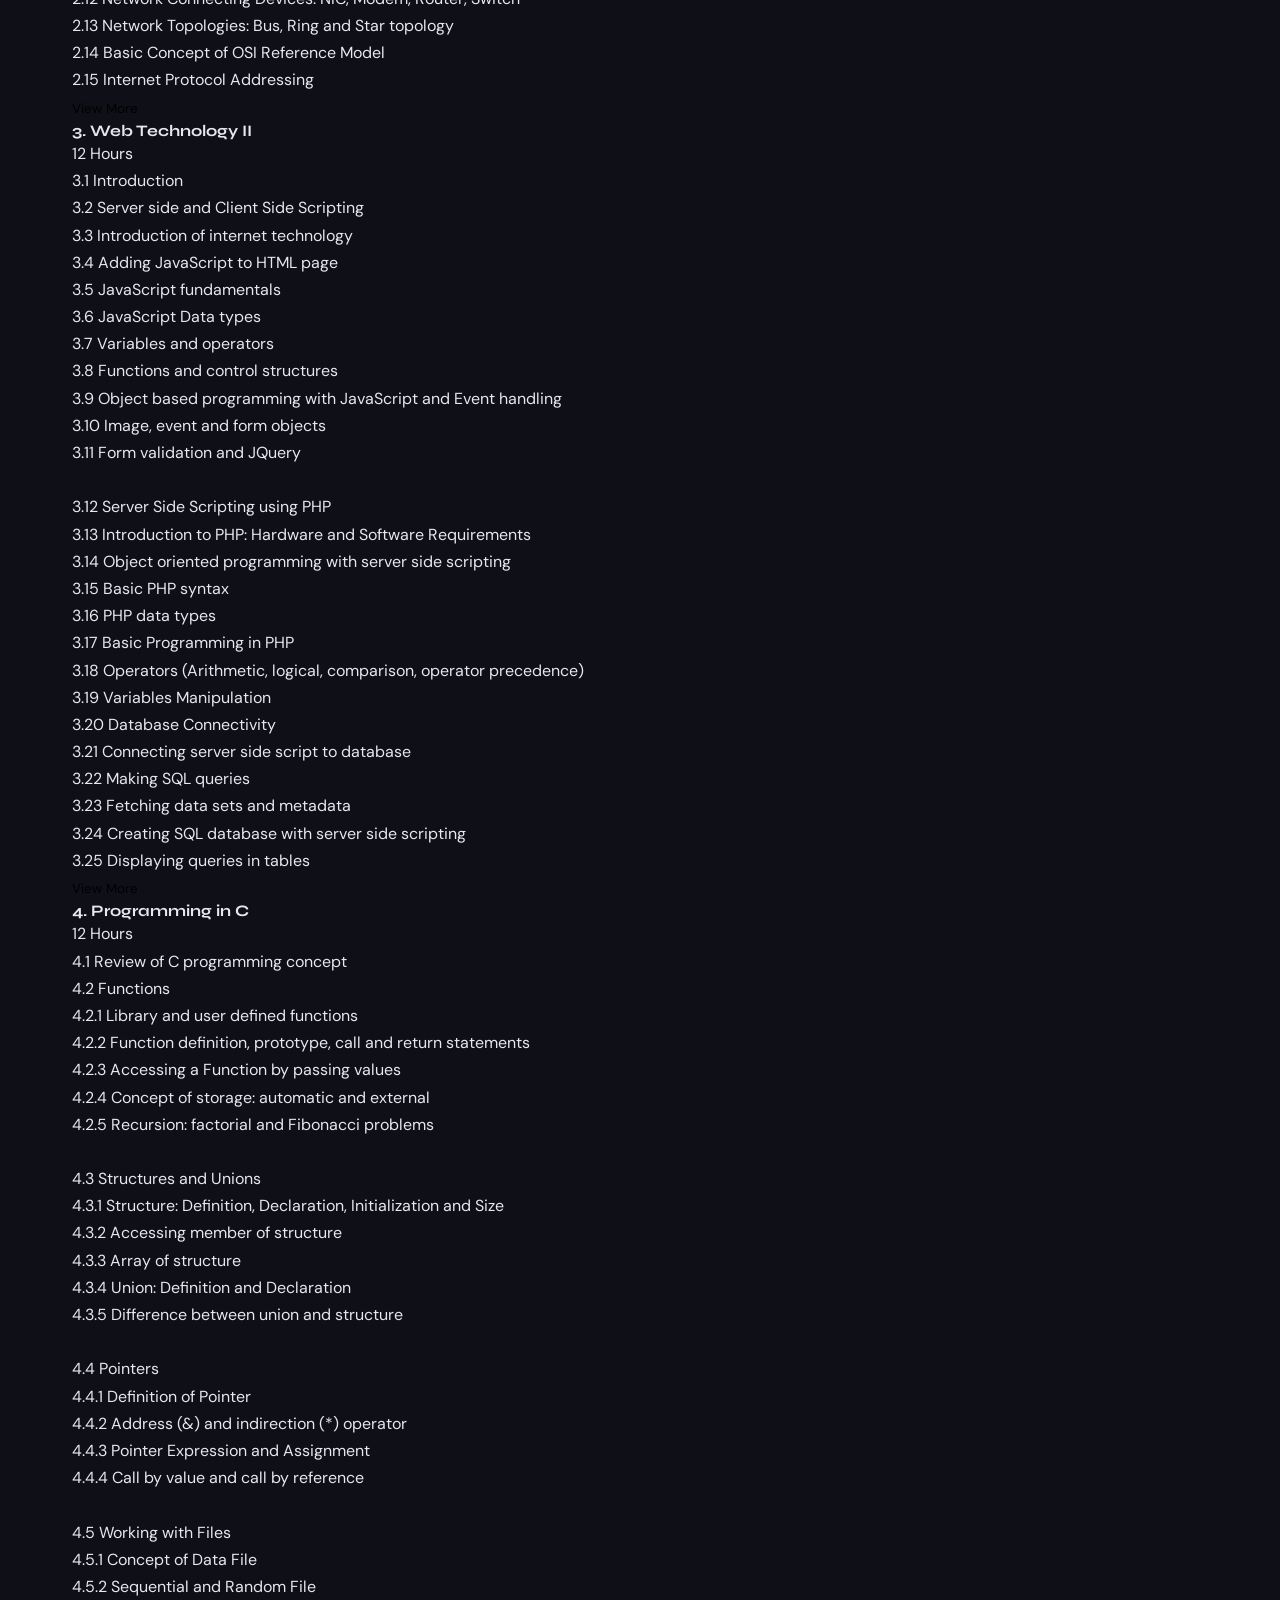
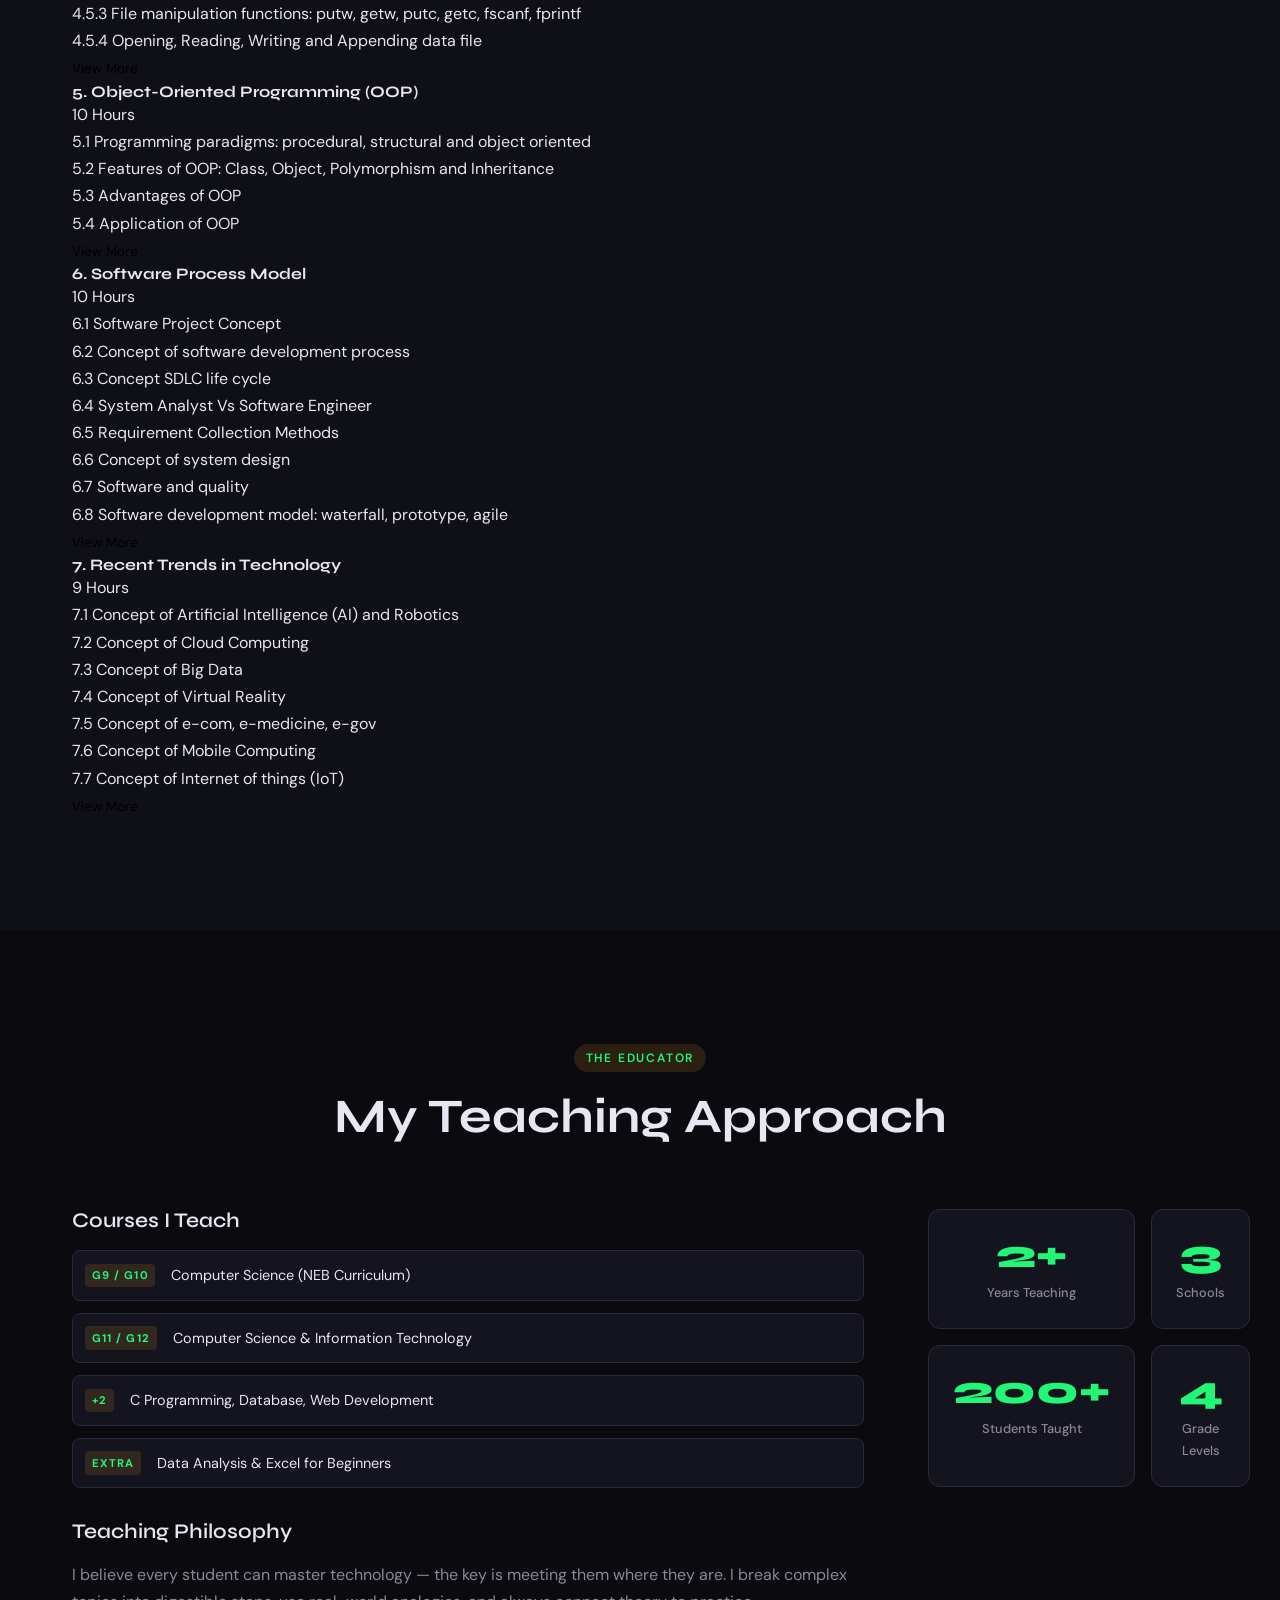
<file: notehub.html>
<!DOCTYPE html>
<html lang="en" data-theme="dark">
<head>
  <meta charset="UTF-8" />
  <meta name="viewport" content="width=device-width, initial-scale=1.0"/>
  <title>NoteHub — by Arom Khadka</title>
  <link rel="stylesheet" href="css/style.css" />
  <link rel="preconnect" href="https://fonts.googleapis.com">
  <link href="https://fonts.googleapis.com/css2?family=Syne:wght@400;600;700;800&family=DM+Sans:ital,wght@0,300;0,400;0,500;1,300&display=swap" rel="stylesheet">
</head>
<body class="notehub-page">

  <!-- ===== NAVBAR ===== -->
  <nav class="navbar" id="navbar">
    <div class="nav-brand"><a href="index.html">AK<span class="dot">.</span></a></div>
    <button class="nav-toggle" id="navToggle" aria-label="Toggle menu">
      <span></span><span></span><span></span>
    </button>
    <ul class="nav-links" id="navLinks">
      <li><a href="index.html#home">Home</a></li>
      <li><a href="index.html#about">About</a></li>
      <li><a href="index.html#skills">Skills</a></li>
      <li><a href="index.html#experience">Experience</a></li>
      <li><a href="index.html#projects">Projects</a></li>
      <li><a href="index.html#github">GitHub</a></li>
      <li><a href="notehub.html" class="notehub-link active">NoteHub</a></li>
      <li><a href="index.html#contact">Contact</a></li>
    </ul>
    <button class="theme-toggle" id="themeToggle" aria-label="Toggle theme">
      <span class="theme-icon">◐</span>
    </button>
  </nav>

  <!-- ===== NOTEHUB HERO ===== -->
  <section class="notehub-hero">
    <div class="notehub-hero-content">
      <span class="notehub-badge">📚 Free Study Materials</span>
      <h1>Note<span class="accent">Hub</span></h1>
      <p>Curated computer science notes, study guides, and learning resources for students in Grades 9–12. Crafted with clarity, depth, and practical examples.</p>
      <div class="notehub-search">
        <input type="text" id="noteSearch" placeholder="Search topics, chapters, grades..." />
        <button class="btn btn-primary">Search</button>
      </div>
    </div>
  </section>

  <!-- ===== GRADE TABS ===== -->
  <section class="section" id="notes">
    <div class="container">
      <div class="grade-tabs">
        <button class="grade-tab active" data-grade="grade9">Grade 9</button>
        <button class="grade-tab" data-grade="grade10">Grade 10</button>
        <button class="grade-tab" data-grade="grade11">Grade 11</button>
        <button class="grade-tab" data-grade="grade12">Grade 12</button>
      </div>

      <!-- Notes will be rendered here by notes.js -->
      <div id="notesContainer" class="notes-container">
        <div class="notes-loading">Loading notes...</div>
      </div>
    </div>
  </section>

  <!-- ================= MICRO SYLLABUS SECTION ================= -->
<section class="section section-alt" id="syllabus">
  <div class="container">

    <div class="section-header">
      <span class="section-tag">Structured Learning</span>
      <h2 class="section-title">Micro Syllabus</h2>
      <p class="section-subtitle">
        Official NEB Computer Science syllabus organized grade-wise.
      </p>
    </div>

    <!-- ========================= -->
    <!-- GRADE 9 MICRO SYLLABUS -->
    <!-- ========================= -->

    <div class="micro-card">

      <div class="micro-header">
        <h3>Grade 9 Microsyllabus</h3>
        <p>Total Working Hours: Theory (64) + Practical (64)</p>
      </div>

      <!-- Chapter 1 -->
      <div class="micro-unit">
        <div class="micro-unit-top">
          <h4>1. Computer System</h4>
          <span>15 Theory + 6 Practical</span>
        </div>

        <div class="micro-preview">
          <p><strong>1.1 Introduction to Computer Systems:</strong></p>

          <ul>
            <li>1.1.1 Definition and features of computer system</li>
            <li>1.1.2 Application areas of computer systems</li>
            <li>1.1.3 Functions of computer system (IPOS)</li>
          </ul>
        </div>

        <div class="micro-hidden">

          <ul>
            <li><strong>1.2 Input Devices:</strong> Mouse, Keyboard, Joystick, Microphone, Scanner, Webcam, Touchscreen, Touchpad</li>

            <br>

            <li><strong>1.3 Central Processing Unit (CPU)</strong></li>
            <li>1.3.1 Function of the CPU</li>
            <li>1.3.2 Components of CPU: Control Unit, ALU and Memory Unit</li>

            <br>

            <li><strong>1.4 Motherboard and Data Bus</strong></li>
            <li>1.4.1 Role of motherboard in connecting components</li>
            <li>1.4.2 Importance of data bus in data transfer</li>

            <br>

            <li><strong>1.5 Memory (Primary and Secondary)</strong></li>
            <li>1.5.1 Definition and function of memory</li>
            <li>1.5.2 Units of memory measurement</li>
            <li>1.5.3 Types of memory and comparison</li>
            <li>1.5.4 RAM, ROM, Cache, Register</li>
            <li>1.5.5 HDD, SSD, CD/DVD, Flash Memory</li>
            <li>1.5.6 Functions and characteristics of memory</li>

            <br>

            <li><strong>1.6 Output Devices</strong></li>
            <li>1.6.1 Overview of output devices</li>
            <li>1.6.2 LED and LCD Monitor</li>
            <li>1.6.3 Laser, Inkjet, Dot Matrix and 3D Printer</li>
            <li>1.6.4 USB/Type C, HDMI, VGA, Ethernet, Audio Ports</li>

            <br>

            <li><strong>1.7 Computer Software</strong></li>
            <li>1.7.1 Concept and types of software</li>
            <li>1.7.2 Open source and proprietary software</li>
            <li>1.7.3 System software vs Application software</li>
            <li>1.7.4 Mobile and Web Application</li>

            <br>

            <li><strong>Practical Tasks</strong></li>
            <li>a. Demonstrate computer system and parts</li>
            <li>b. Demonstrate input/output and storage devices</li>
            <li>c. Connect peripheral devices using ports</li>
          </ul>

        </div>

        <button class="micro-btn">View More</button>
      </div>

      <!-- Chapter 2 -->
      <div class="micro-unit">
        <div class="micro-unit-top">
          <h4>2. Number System</h4>
          <span>6 Theory + 1 Practical</span>
        </div>

        <div class="micro-preview">
          <ul>
            <li>2.1 Concept of Number System</li>
            <li>2.2 Binary Addition and Subtraction</li>
            <li>2.3 Number Conversion</li>
          </ul>
        </div>

        <div class="micro-hidden">

          <ul>
            <li>2.3.1 Decimal to Binary, Octal and Hexadecimal</li>
            <li>2.3.2 Binary, Octal and Hexadecimal to Decimal</li>
            <li>2.3.3 Binary to Hexadecimal and vice versa</li>

            <br>

            <li><strong>Practical Task</strong></li>
            <li>a. Demonstrate conversion using online tools or apps</li>
          </ul>

        </div>

        <button class="micro-btn">View More</button>
      </div>

      <!-- Chapter 3 -->
      <div class="micro-unit">
        <div class="micro-unit-top">
          <h4>3. Block Programming</h4>
          <span>6 Theory + 14 Practical</span>
        </div>

        <div class="micro-preview">
          <ul>
            <li>3.1 Concept of block programming</li>
            <li>3.2 Introduction to Scratch</li>
            <li>3.3 Components of Scratch</li>
          </ul>
        </div>

        <div class="micro-hidden">

          <ul>
            <li>3.4 Concept of Microbit</li>
            <li>3.5 Arduino and UNO</li>

            <br>

            <li><strong>Practical Tasks</strong></li>
            <li>a. Demonstrate basic Scratch programs</li>
            <li>b. Create simple Scratch games</li>
            <li>c. Demonstrate coding simulation tools</li>
            <li>d. Show Microbit and Arduino simulators</li>

            <br>

            <li><strong>Project Work</strong></li>
            <li>a. Create a storytelling or game project in Scratch</li>
          </ul>

        </div>

        <button class="micro-btn">View More</button>
      </div>

      <!-- Chapter 4 -->
      <div class="micro-unit">
        <div class="micro-unit-top">
          <h4>4. Web Technology</h4>
          <span>10 Theory + 15 Practical</span>
        </div>

        <div class="micro-preview">
          <ul>
            <li>4.1 Concepts of Web Technology</li>
            <li>4.2 UI/UX and Wireframe Design</li>
            <li>4.3 HTML Basics</li>
          </ul>
        </div>

        <div class="micro-hidden">

          <ul>
            <li>4.3.1 Introduction to HTML</li>
            <li>4.3.2 HTML Tags and Structure</li>
            <li>4.3.3 Text Formatting Tags</li>
            <li>4.3.4 Anchor, List, Table and Image Tags</li>
            <li>4.3.5 Form and Div Tag</li>

            <br>

            <li><strong>4.4 CSS</strong></li>
            <li>4.4.1 Introduction to CSS</li>
            <li>4.4.2 Embed CSS in HTML</li>
            <li>4.4.3 Inline, Internal and External CSS</li>

            <br>

            <li><strong>Practical Tasks</strong></li>
            <li>a. Create webpage using HTML tags</li>
            <li>b. Demonstrate inline and internal CSS</li>

            <br>

            <li><strong>Project Work</strong></li>
            <li>a. Develop a personal web page using HTML and CSS</li>
          </ul>

        </div>

        <button class="micro-btn">View More</button>
      </div>

      <!-- Chapter 5 -->
      <div class="micro-unit">
        <div class="micro-unit-top">
          <h4>5. Internet and Social Media</h4>
          <span>6 Theory + 6 Practical</span>
        </div>

        <div class="micro-preview">
          <ul>
            <li>5.1 WWW, Browser, Search Engine and URL</li>
            <li>5.2 Remote Login</li>
            <li>5.3 HTTP and HTTPS</li>
          </ul>
        </div>

        <div class="micro-hidden">

          <ul>
            <li>5.4 Email and its uses</li>
            <li>5.5 Safe use of social media</li>
            <li>5.6 Video conference tools</li>
            <li>5.7 Blogs and features</li>

            <br>

            <li><strong>Practical Tasks</strong></li>
            <li>a. Search learning materials online</li>
            <li>b. Create social media profile</li>
            <li>c. Create virtual meeting</li>
            <li>d. Create personal blog</li>
          </ul>

        </div>

        <button class="micro-btn">View More</button>
      </div>

      <!-- Chapter 6 -->
      <div class="micro-unit">
        <div class="micro-unit-top">
          <h4>6. Cyber Security and Digital Citizenship</h4>
          <span>6 Theory + 4 Practical</span>
        </div>

        <div class="micro-preview">
          <ul>
            <li>6.1 Concepts of Cybersecurity</li>
            <li>6.2 Cybercrime</li>
            <li>6.3 Prevention methods</li>
          </ul>
        </div>

        <div class="micro-hidden">

          <ul>
            <li>6.4 Safe web browsing techniques</li>
            <li>6.5 Digital Citizen</li>
            <li>6.6 Netiquette and online behavior</li>
            <li>6.7 Digital footprint and privacy</li>

            <br>

            <li><strong>Practical Tasks</strong></li>
            <li>a. Demonstrate antivirus</li>
            <li>b. Demonstrate firewall</li>
            <li>c. Apply safe browsing techniques</li>
            <li>d. Use strong passwords</li>
          </ul>

        </div>

        <button class="micro-btn">View More</button>
      </div>

      <!-- Chapter 7 -->
      <div class="micro-unit">
        <div class="micro-unit-top">
          <h4>7. Programming Concept (Python)</h4>
          <span>15 Theory + 18 Practical</span>
        </div>

        <div class="micro-preview">
          <ul>
            <li>7.1 Introduction to programming languages</li>
            <li>7.2 Types of programming languages</li>
            <li>7.3 Flowchart and Algorithm</li>
          </ul>
        </div>

        <div class="micro-hidden">

          <ul>
            <li>7.4 Coding, testing and debugging</li>
            <li>7.5 Compiler and Interpreter</li>
            <li>7.6 Python programming basics</li>
            <li>7.7 Syntax, Variables and Data Types</li>
            <li>7.8 Operators and Expressions</li>
            <li>7.9 Conditional Statements</li>
            <li>7.10 Loops (for and while)</li>
            <li>7.11 List and Dictionary</li>
            <li>7.12 String and Mathematical Functions</li>

            <br>

            <li><strong>Practical Tasks</strong></li>
            <li>a. Install Python and setup IDE</li>
            <li>b. Demonstrate variables and operators</li>
            <li>c. Demonstrate if/else and loops</li>
            <li>d. Demonstrate list and dictionary</li>
            <li>e. Demonstrate string and math functions</li>

            <br>

            <li><strong>Project Work</strong></li>
            <li>a. Develop a simple real-life Python project</li>
          </ul>

        </div>

        <button class="micro-btn">View More</button>
      </div>

    </div>
    <!-- ========================= -->
    <!-- GRADE 10 MICRO SYLLABUS -->
    <!-- ========================= -->

    <div class="micro-card">

      <div class="micro-header">
        <h3>Grade 10 Microsyllabus</h3>
        <p>Total Working Hours: Theory (64) + Practical (64)</p>
      </div>

      <!-- Chapter 1 -->
      <div class="micro-unit">

        <div class="micro-unit-top">
          <h4>1. Computer Network and Communication</h4>
          <span>14 Theory + 6 Practical</span>
        </div>

        <div class="micro-preview">
          <ul>
            <li>1.1 Telecommunication and key terminology</li>
            <li>1.2 Communication Media (Wired & Wireless)</li>
            <li>1.3 Connectors and Networking Devices</li>
          </ul>
        </div>

        <div class="micro-hidden">

          <ul>
            <li>1.4 Networking Devices: Repeater, Hub, Switch, Bridge, Router</li>
            <li>1.5 Network Topologies: BUS, Star, Ring, Hybrid</li>
            <li>1.6 PAN, LAN, MAN, WAN</li>
            <li>1.7 Client-Server and Peer to Peer Architecture</li>
            <li>1.8 IPv4 and IPv6 Addressing</li>
            <li>1.9 Internet, Intranet and Extranet</li>

            <br>

            <li><strong>Practical Tasks</strong></li>
            <li>a. Demonstrate and identify devices and cables</li>
            <li>b. Check IP address and default gateway</li>
            <li>c. Use ping, ipconfig, tracert and nslookup commands</li>
            <li>d. Demonstrate RJ45 and Fiber connectors</li>
          </ul>

        </div>

        <button class="micro-btn">View More</button>

      </div>

      <!-- Chapter 2 -->
      <div class="micro-unit">

        <div class="micro-unit-top">
          <h4>2. Database Management System</h4>
          <span>10 Theory + 16 Practical</span>
        </div>

        <div class="micro-preview">
          <ul>
            <li>2.1 Definition and application of database</li>
            <li>2.2 Data, Information, Database and DBMS</li>
            <li>2.3 Data Types and Tables</li>
          </ul>
        </div>

        <div class="micro-hidden">

          <ul>
            <li>2.4 Rows and Columns</li>
            <li>2.5 Primary Key and Foreign Key</li>
            <li>2.6 Introduction to MySQL</li>
            <li>2.7 DDL: CREATE, ALTER, DROP</li>
            <li>2.8 DML: SELECT, INSERT, UPDATE, DELETE</li>

            <br>

            <li><strong>Practical Tasks</strong></li>
            <li>a. Install MySQL database application</li>
            <li>b. Create databases and tables</li>
            <li>c. Use appropriate data types</li>
            <li>d. Implement Primary and Foreign Keys</li>
            <li>e. Modify tables using ALTER command</li>
            <li>f. Insert, Select, Update and Delete records</li>
            <li>g. Use WHERE and LIKE clauses</li>
          </ul>

        </div>

        <button class="micro-btn">View More</button>

      </div>

      <!-- Chapter 3 -->
      <div class="micro-unit">

        <div class="micro-unit-top">
          <h4>3. Multimedia</h4>
          <span>10 Theory + 12 Practical</span>
        </div>

        <div class="micro-preview">
          <ul>
            <li>3.1 Concept of Multimedia Technology</li>
            <li>3.2 Multimedia Components</li>
            <li>3.3 Graphics, Audio and Video Concepts</li>
          </ul>
        </div>

        <div class="micro-hidden">

          <ul>
            <li>3.3 Raster and Vector Graphics</li>
            <li>3.4 Audio Waveform and Formats (MP3, WAV, AAC)</li>
            <li>3.5 Video Resolution and Formats (MP4, MOV, AVI)</li>
            <li>3.6 2D and 3D Animation</li>

            <br>

            <li><strong>Practical Tasks</strong></li>
            <li>a. Edit graphics using Photoshop or Pixlr</li>
            <li>b. Edit audio using Audacity or AudioMass</li>
            <li>c. Edit video using CapCut or Clipchamp</li>

            <br>

            <li><strong>Project Work</strong></li>
            <li>a. Create and demonstrate multimedia projects in class</li>
          </ul>

        </div>

        <button class="micro-btn">View More</button>

      </div>

      <!-- Chapter 4 -->
      <div class="micro-unit">

        <div class="micro-unit-top">
          <h4>4. Programming in Python</h4>
          <span>16 Theory + 18 Practical</span>
        </div>

        <div class="micro-preview">
          <ul>
            <li>4.1 Revision of Python basics</li>
            <li>4.2 User Defined Functions</li>
            <li>4.3 Libraries and Packages</li>
          </ul>
        </div>

        <div class="micro-hidden">

          <ul>
            <li>4.3.1 Importing Standard Libraries</li>
            <li>4.3.2 Math, Random, Pandas, Turtle, Matplotlib</li>
            <li>4.4 Graphics using Turtle</li>
            <li>4.5 Error Handling using try-except</li>
            <li>4.6 File Handling and CSV Files</li>
            <li>4.7 Data Visualization using Matplotlib or Plotly</li>

            <br>

            <li><strong>Practical Tasks</strong></li>
            <li>a. Demonstrate user defined functions</li>
            <li>b. Install and use Python libraries</li>
            <li>c. Draw shapes using Turtle</li>
            <li>d. Read and write CSV files using Pandas</li>
            <li>e. Plot line, pie and bar charts</li>

            <br>

            <li><strong>Project Work</strong></li>
            <li>a. Develop a simple Python project</li>
            <li>b. Prepare development process report</li>
          </ul>

        </div>

        <button class="micro-btn">View More</button>

      </div>

      <!-- Chapter 5 -->
      <div class="micro-unit">

        <div class="micro-unit-top">
          <h4>5. AI and Contemporary Technologies</h4>
          <span>14 Theory + 12 Practical</span>
        </div>

        <div class="micro-preview">
          <ul>
            <li>5.1 Artificial Intelligence and Machine Learning</li>
            <li>5.2 Learning Techniques in Machine</li>
            <li>5.3 AI in Robotics</li>
          </ul>
        </div>

        <div class="micro-hidden">

          <ul>
            <li>5.4 Generative AI: ChatGPT, Gemini, Copilot</li>
            <li>5.5 AI integrated tools and Office 365</li>
            <li>5.6 Ethics in AI: Bias, Privacy, Security</li>
            <li>5.7 Internet of Things (IoT)</li>
            <li>5.8 Virtual and Extended Reality (XR)</li>
            <li>5.9 Cloud Computing</li>
            <li>5.10 e-Commerce, e-Governance and e-Education</li>

            <br>

            <li><strong>Practical Tasks</strong></li>
            <li>a. Demonstrate AI robotics simulation</li>
            <li>b. Use ChatGPT, Gemini and Copilot tools</li>
            <li>c. Explore e-commerce and e-governance sites</li>
            <li>d. Explore virtual tours and XR practices</li>
          </ul>

        </div>

        <button class="micro-btn">View More</button>

      </div>

    </div>    
    <!-- =========================
    GRADE 11 MICRO SYLLABUS
    ========================= -->

    <section class="micro-syllabus-section">

      <div class="micro-header">
        <h2>Grade 11 Microsyllabus</h2>
        <p>Total Working Hours: 80 Hours</p>
      </div>

      <!-- Unit 1 -->
      <div class="micro-unit">
        <div class="micro-unit-top">
          <h4>Unit 1: Computer System</h4>
          <span>20 Hours</span>
        </div>

        <div class="micro-preview">
          <ul>
            <li>1.1 Introduction of computer</li>
            <li>1.1.1 Definition, characteristics and application of computer</li>
            <li>1.1.2 Evolution of computer technology</li>
            <li>1.1.3 Measurement unit of processing speed and storage unit</li>
          </ul>
        </div>

        <div class="micro-hidden">
          <ul>
            <li>1.1.4 Super, Mainframe, Mini and Microcomputers</li>
            <li>1.1.5 Mobile Computing and its Application</li><br>

            <li>1.2 Computer system and I/O devices</li>
            <li>1.2.1 Concept of computer architecture and organization</li>
            <li>1.2.2 Components of computer system: input unit, output unit, processing unit, memory unit and storage</li>
            <li>1.2.3 Microprocessor: basic concepts, clock speed, word length, components and functions</li>
            <li>1.2.4 Bus System: data bus, address bus and control bus</li>
            <li>1.2.5 Primary memory: RAM, ROM, Cache, Buffer, types of RAM and ROM</li>
            <li>1.2.6 Secondary Memory: Magnetic Disk, Flash Memory, Optical Disk, External Storage Device and memo stick</li><br>

            <li>1.2.7 Input Devices – Keyboard, Mouse, Scanner, Light Pen, OMR, OCR, BCR, MICR, Touch Screen, Microphone and Digital Camera</li>
            <li>1.2.8 Output Devices: Monitor (LCD, LED), Printer (Dot Matrix, Inkjet, Laser), Speaker</li>
            <li>1.2.9 Hardware Interfaces: Parallel Port, Serial Port, USB Ports, HDMI and Expansion Slots</li>
          </ul>
        </div>

        <button class="micro-toggle-btn">View More</button>
      </div>

      <!-- Unit 2 -->
      <div class="micro-unit">
        <div class="micro-unit-top">
          <h4>Unit 2: Number System and Boolean Logic</h4>
          <span>11 Hours</span>
        </div>

        <div class="micro-preview">
          <ul>
            <li>2.1 Number System and conversion</li>
            <li>2.1.1 Decimal, Binary, Octal, Hexadecimal Number System & conversion</li>
            <li>2.1.2 Calculation in binary addition and subtraction</li>
          </ul>
        </div>

        <div class="micro-hidden">
          <ul>
            <li>2.1.3 One’s and Two’s complement methods of binary subtraction</li><br>

            <li>2.2 Logic Function and Boolean Algebra</li>
            <li>2.2.1 Introduction to Boolean algebra</li>
            <li>2.2.2 Boolean values, truth table, Boolean expression and Boolean function</li>
            <li>2.2.3 Logic Gates – AND, OR, NOT, NAND, NOR, XOR and XNOR</li>
            <li>2.2.4 Laws of Boolean algebra – Identity, Complement, Commutative, Associative and Distributive</li>
            <li>2.2.5 Verification of Boolean laws using truth table</li>
          </ul>
        </div>

        <button class="micro-toggle-btn">View More</button>
      </div>

      <!-- Unit 3 -->
      <div class="micro-unit">
        <div class="micro-unit-top">
          <h4>Unit 3: Computer Software and Operating System</h4>
          <span>12 Hours</span>
        </div>

        <div class="micro-preview">
          <ul>
            <li>3.1 Concept of Software</li>
            <li>3.1.1 Definition of software</li>
            <li>3.1.2 Categories of software</li>
            <li>3.2 Concept of Operating System</li>
          </ul>
        </div>

        <div class="micro-hidden">
          <ul>
            <li>3.2.1 Introduction to Operating System</li>
            <li>3.2.2 Role and functions of Operating System</li>
            <li>3.2.3 Multiprogramming, multitasking, multiprocessing and distributed system</li><br>

            <li>3.3 Windows Operating System</li>
            <li>3.3.1 GUI based Operating system and features</li>
            <li>3.3.2 Desktop Application and Window Environment</li>
            <li>3.3.3 File Explorer and folder management</li>
            <li>3.3.4 Customize desktop and start screen</li>
            <li>3.3.5 Installing and removing devices</li>
            <li>3.3.6 Manage passwords and privacy levels</li>
            <li>3.3.7 Use of control panel and accessories</li><br>

            <li>3.4 Open Source and Mobile Operating System</li>
            <li>3.4.1 Linux and UNIX</li>
            <li>3.4.2 Linux Distributions</li>
            <li>3.4.3 Mobile Operating System and types</li>
          </ul>
        </div>

        <button class="micro-toggle-btn">View More</button>
      </div>

      <!-- Unit 4 -->
      <div class="micro-unit">
        <div class="micro-unit-top">
          <h4>Unit 4: Application Package</h4>
          <span>5 Hours</span>
        </div>

        <div class="micro-preview">
          <ul>
            <li>4.1 Office Package</li>
            <li>Word processor, Presentation tool, Spreadsheet package</li>
          </ul>
        </div>

        <div class="micro-hidden">
          <ul>
            <li>Database management system</li><br>

            <li>4.2 Domain-specific tools</li>
            <li>School management system</li>
            <li>Inventory management system</li>
            <li>Payroll system</li>
            <li>Financial accounting</li>
            <li>Hotel management</li>
            <li>Weather forecasting system</li>
          </ul>
        </div>

        <button class="micro-toggle-btn">View More</button>
      </div>

      <!-- Unit 5 -->
      <div class="micro-unit">
        <div class="micro-unit-top">
          <h4>Unit 5: Programming Concepts & Logics</h4>
          <span>8 Hours</span>
        </div>

        <div class="micro-preview">
          <ul>
            <li>5.1 Programming Concept</li>
            <li>Programming languages and generations</li>
            <li>Compiler, Interpreter and Assembler</li>
            <li>Errors and Control Structures</li>
          </ul>
        </div>

        <div class="micro-hidden">
          <ul>
            <li>Algorithm, Flowchart and Pseudocode</li>
            <li>ASCII, Unicode, BCD</li><br>

            <li>5.2 C Programming Languages</li>
            <li>Structure of C program</li>
            <li>C Preprocessor and Header Files</li>
            <li>Identifiers, Keywords and Tokens</li>
            <li>Data Types, Variables and Constants</li>
            <li>Operators and Expressions</li>
            <li>Input/output Functions</li>
            <li>Decision and Looping Statements</li>
            <li>Arrays and Strings</li>
            <li>String functions: strlen(), strcat(), strcmp(), strcpy(), strrev()</li>
          </ul>
        </div>

        <button class="micro-toggle-btn">View More</button>
      </div>

      <!-- Unit 6 -->
      <div class="micro-unit">
        <div class="micro-unit-top">
          <h4>Unit 6: Web Technology I</h4>
          <span>8 Hours</span>
        </div>

        <div class="micro-preview">
          <ul>
            <li>6.1 Web development introduction</li>
            <li>6.2 Web browsers and Search Engines</li>
            <li>6.3 Internet & web technologies</li>
            <li>6.4 HTML Basics</li>
          </ul>
        </div>

        <div class="micro-hidden">
          <ul>
            <li>HTML Structure and Tags</li>
            <li>Heading, Paragraph and Formatting Tags</li>
            <li>Lists, Tables and Hyperlinks</li>
            <li>Forms and Input Elements</li>
            <li>HTML5 Audio, Video, Canvas and SVG</li>
            <li>Domain name and Web hosting</li><br>

            <li>6.5 Cascading Style Sheets (CSS)</li>
            <li>Inline CSS</li>
            <li>Embedded CSS</li>
            <li>External CSS</li>
          </ul>
        </div>

        <button class="micro-toggle-btn">View More</button>
      </div>

      <!-- Unit 7 -->
      <div class="micro-unit">
        <div class="micro-unit-top">
          <h4>Unit 7: Multimedia</h4>
          <span>6 Hours</span>
        </div>

        <div class="micro-preview">
          <ul>
            <li>7.1 Introduction to Multimedia</li>
            <li>7.2 Components of Multimedia</li>
          </ul>
        </div>

        <div class="micro-hidden">
          <ul>
            <li>Text, Graphics, Audio, Video and Animation</li>
            <li>7.3 Application of Multimedia</li>
          </ul>
        </div>

        <button class="micro-toggle-btn">View More</button>
      </div>

      <!-- Unit 8 -->
      <div class="micro-unit">
        <div class="micro-unit-top">
          <h4>Unit 8: Information Security and Cyber Law</h4>
          <span>--</span>
        </div>

        <div class="micro-preview">
          <ul>
            <li>8.1 Digital society and computer ethics</li>
            <li>8.2 Information security</li>
            <li>8.3 Cybercrime</li>
          </ul>
        </div>

        <div class="micro-hidden">
          <ul>
            <li>8.4 Malicious software and Spam</li>
            <li>8.5 Protection from cybercrime</li>
            <li>8.6 Intellectual Property Right</li>
            <li>8.7 Digital Signature</li>
            <li>8.8 Cyber Law in Nepal</li>
            <li>8.9 ICT Policy in Nepal</li>
          </ul>
        </div>

        <button class="micro-toggle-btn">View More</button>
      </div>
    </section>

    <!-- =========================
    GRADE 12 MICRO SYLLABUS
    ========================= -->

    <section class="micro-syllabus-section">

      <div class="micro-header">
        <h2>Grade 12 Microsyllabus</h2>
        <p>Total Working Hours: 70 Hours</p>
      </div>

      <!-- Unit 1 -->
      <div class="micro-unit">
        <div class="micro-unit-top">
          <h4>1. Database Management System (DBMS)</h4>
          <span>12 Hours</span>
        </div>

        <div class="micro-preview">
          <ul>
            <li>1.1 Introduction to data, database, Database system, DBMS</li>
            <li>1.2 Field, Record, Objects, Primary Key, Alternate key, Candidate key</li>
            <li>1.3 Advantages of using DBMS</li>
          </ul>
        </div>

        <div class="micro-hidden">
          <ul>
            <li>1.4 DDL (Data Definition Language) and DML (Data Manipulation Language)</li>
            <li>1.5 Database Model: Network, Hierarchical and Relational database model</li>
            <li>1.6 Concept of Normalization: 1NF, 2NF, 3NF</li>
            <li>1.7 Centralized Vs. Distributed Database</li>
            <li>1.8 Database Security</li>
          </ul>
        </div>

        <button class="micro-toggle-btn">View More</button>
      </div>

      <!-- Unit 2 -->
      <div class="micro-unit">
        <div class="micro-unit-top">
          <h4>2. Data Communication and Networking</h4>
          <span>15 Hours</span>
        </div>

        <div class="micro-preview">
          <ul>
            <li>2.1 Basic elements of Communication System</li>
            <li>2.2 Concept of Communication System</li>
            <li>2.3 Block Diagram of communication System / Model</li>
            <li>2.4 Elements of Data Communication/Transmission</li>
          </ul>
        </div>

        <div class="micro-hidden">
          <ul>
            <li>2.5 Simplex, Half duplex and Full duplex communication mode</li>
            <li>2.6 Concept of LAN and WAN</li>
            <li>2.7 Transmission Medium: Guided and Unguided</li>
            <li>2.8 Transmission impairments terminology (Jitter, Echo, Crosstalk, Distortion, Noise, Bandwidth)</li>
            <li>2.9 Client-Server and Peer-to-peer Architecture</li>
            <li>2.10 IP Address, Subnet Mask, Gateway, MAC Address, Internet, Intranet, Extranet</li>
            <li>2.11 Network Tool: Packet tracer, Remote Login</li>
            <li>2.12 Network Connecting Devices: NIC, Modem, Router, Switch</li>
            <li>2.13 Network Topologies: Bus, Ring and Star topology</li>
            <li>2.14 Basic Concept of OSI Reference Model</li>
            <li>2.15 Internet Protocol Addressing</li>
          </ul>
        </div>

        <button class="micro-toggle-btn">View More</button>
      </div>

      <!-- Unit 3 -->
      <div class="micro-unit">
        <div class="micro-unit-top">
          <h4>3. Web Technology II</h4>
          <span>12 Hours</span>
        </div>

        <div class="micro-preview">
          <ul>
            <li>3.1 Introduction</li>
            <li>3.2 Server side and Client Side Scripting</li>
            <li>3.3 Introduction of internet technology</li>
            <li>3.4 Adding JavaScript to HTML page</li>
          </ul>
        </div>

        <div class="micro-hidden">
          <ul>
            <li>3.5 JavaScript fundamentals</li>
            <li>3.6 JavaScript Data types</li>
            <li>3.7 Variables and operators</li>
            <li>3.8 Functions and control structures</li>
            <li>3.9 Object based programming with JavaScript and Event handling</li>
            <li>3.10 Image, event and form objects</li>
            <li>3.11 Form validation and JQuery</li><br>

            <li>3.12 Server Side Scripting using PHP</li>
            <li>3.13 Introduction to PHP: Hardware and Software Requirements</li>
            <li>3.14 Object oriented programming with server side scripting</li>
            <li>3.15 Basic PHP syntax</li>
            <li>3.16 PHP data types</li>
            <li>3.17 Basic Programming in PHP</li>
            <li>3.18 Operators (Arithmetic, logical, comparison, operator precedence)</li>
            <li>3.19 Variables Manipulation</li>
            <li>3.20 Database Connectivity</li>
            <li>3.21 Connecting server side script to database</li>
            <li>3.22 Making SQL queries</li>
            <li>3.23 Fetching data sets and metadata</li>
            <li>3.24 Creating SQL database with server side scripting</li>
            <li>3.25 Displaying queries in tables</li>
          </ul>
        </div>

        <button class="micro-toggle-btn">View More</button>
      </div>

      <!-- Unit 4 -->
      <div class="micro-unit">
        <div class="micro-unit-top">
          <h4>4. Programming in C</h4>
          <span>12 Hours</span>
        </div>

        <div class="micro-preview">
          <ul>
            <li>4.1 Review of C programming concept</li>
            <li>4.2 Functions</li>
            <li>4.2.1 Library and user defined functions</li>
            <li>4.2.2 Function definition, prototype, call and return statements</li>
          </ul>
        </div>

        <div class="micro-hidden">
          <ul>
            <li>4.2.3 Accessing a Function by passing values</li>
            <li>4.2.4 Concept of storage: automatic and external</li>
            <li>4.2.5 Recursion: factorial and Fibonacci problems</li><br>

            <li>4.3 Structures and Unions</li>
            <li>4.3.1 Structure: Definition, Declaration, Initialization and Size</li>
            <li>4.3.2 Accessing member of structure</li>
            <li>4.3.3 Array of structure</li>
            <li>4.3.4 Union: Definition and Declaration</li>
            <li>4.3.5 Difference between union and structure</li><br>

            <li>4.4 Pointers</li>
            <li>4.4.1 Definition of Pointer</li>
            <li>4.4.2 Address (&) and indirection (*) operator</li>
            <li>4.4.3 Pointer Expression and Assignment</li>
            <li>4.4.4 Call by value and call by reference</li><br>

            <li>4.5 Working with Files</li>
            <li>4.5.1 Concept of Data File</li>
            <li>4.5.2 Sequential and Random File</li>
            <li>4.5.3 File manipulation functions: putw, getw, putc, getc, fscanf, fprintf</li>
            <li>4.5.4 Opening, Reading, Writing and Appending data file</li>
          </ul>
        </div>

        <button class="micro-toggle-btn">View More</button>
      </div>

      <!-- Unit 5 -->
      <div class="micro-unit">
        <div class="micro-unit-top">
          <h4>5. Object-Oriented Programming (OOP)</h4>
          <span>10 Hours</span>
        </div>

        <div class="micro-preview">
          <ul>
            <li>5.1 Programming paradigms: procedural, structural and object oriented</li>
            <li>5.2 Features of OOP: Class, Object, Polymorphism and Inheritance</li>
          </ul>
        </div>

        <div class="micro-hidden">
          <ul>
            <li>5.3 Advantages of OOP</li>
            <li>5.4 Application of OOP</li>
          </ul>
        </div>

        <button class="micro-toggle-btn">View More</button>
      </div>

      <!-- Unit 6 -->
      <div class="micro-unit">
        <div class="micro-unit-top">
          <h4>6. Software Process Model</h4>
          <span>10 Hours</span>
        </div>

        <div class="micro-preview">
          <ul>
            <li>6.1 Software Project Concept</li>
            <li>6.2 Concept of software development process</li>
            <li>6.3 Concept SDLC life cycle</li>
          </ul>
        </div>

        <div class="micro-hidden">
          <ul>
            <li>6.4 System Analyst Vs Software Engineer</li>
            <li>6.5 Requirement Collection Methods</li>
            <li>6.6 Concept of system design</li>
            <li>6.7 Software and quality</li>
            <li>6.8 Software development model: waterfall, prototype, agile</li>
          </ul>
        </div>

        <button class="micro-toggle-btn">View More</button>
      </div>

      <!-- Unit 7 -->
      <div class="micro-unit">
        <div class="micro-unit-top">
          <h4>7. Recent Trends in Technology</h4>
          <span>9 Hours</span>
        </div>

        <div class="micro-preview">
          <ul>
            <li>7.1 Concept of Artificial Intelligence (AI) and Robotics</li>
            <li>7.2 Concept of Cloud Computing</li>
            <li>7.3 Concept of Big Data</li>
          </ul>
        </div>

        <div class="micro-hidden">
          <ul>
            <li>7.4 Concept of Virtual Reality</li>
            <li>7.5 Concept of e-com, e-medicine, e-gov</li>
            <li>7.6 Concept of Mobile Computing</li>
            <li>7.7 Concept of Internet of things (IoT)</li>
          </ul>
        </div>

        <button class="micro-toggle-btn">View More</button>
      </div>

    </section>

  </div>
</section>
  <!-- ===== TEACHING SECTION ===== -->
  <section class="section" id="teaching">
    <div class="container">
      <div class="section-header">
        <span class="section-tag">The Educator</span>
        <h2 class="section-title">My Teaching Approach</h2>
      </div>
      <div class="teaching-grid">
        <div class="teaching-text">
          <h3>Courses I Teach</h3>
          <div class="course-list">
            <div class="course-item">
              <span class="course-grade">G9 / G10</span>
              <span>Computer Science (NEB Curriculum)</span>
            </div>
            <div class="course-item">
              <span class="course-grade">G11 / G12</span>
              <span>Computer Science & Information Technology</span>
            </div>
            <div class="course-item">
              <span class="course-grade">+2</span>
              <span>C Programming, Database, Web Development</span>
            </div>
            <div class="course-item">
              <span class="course-grade">Extra</span>
              <span>Data Analysis & Excel for Beginners</span>
            </div>
          </div>

          <h3 style="margin-top:2rem;">Teaching Philosophy</h3>
          <p>I believe every student can master technology — the key is meeting them where they are. I break complex topics into digestible steps, use real-world analogies, and always connect theory to practice.</p>
          <p>My classroom is a safe space for questions. No concept is too basic to ask about. Progress is celebrated, not rushed.</p>

          <h3 style="margin-top:2rem;">Focus: Practical Learning</h3>
          <p>Theory without practice is incomplete. Every lesson I teach has a corresponding hands-on activity — whether it's writing your first SQL query, building a webpage, or analyzing a dataset. Students graduate from my class with a portfolio, not just notes.</p>
        </div>
        <div class="teaching-stats">
          <div class="stat-card">
            <span class="stat-number">2+</span>
            <span class="stat-label">Years Teaching</span>
          </div>
          <div class="stat-card">
            <span class="stat-number">3</span>
            <span class="stat-label">Schools</span>
          </div>
          <div class="stat-card">
            <span class="stat-number">200+</span>
            <span class="stat-label">Students Taught</span>
          </div>
          <div class="stat-card">
            <span class="stat-number">4</span>
            <span class="stat-label">Grade Levels</span>
          </div>
        </div>
      </div>
    </div>
  </section>

  <!-- ===== FOOTER ===== -->
  <footer class="footer">
    <div class="container">
      <p>NoteHub by <strong>Arom Khadka</strong> · Free learning resources for students</p>
      <p class="footer-sub">© 2025 · All rights reserved · <a href="index.html">Back to Portfolio</a></p>
    </div>
  </footer>

  <script src="js/main.js"></script>
  <script src="js/notes.js"></script>
  <!-- PDF MODAL -->
<div id="pdfModal" class="pdf-modal">

  <div class="pdf-modal-content">

    <button class="pdf-close" onclick="closePDF()">
      ✕
    </button>

    <iframe id="pdfViewer"></iframe>

  </div>

</div>
</body>
</html>
</file>
<file: css/style.css>
/* ============================================================
   AROM KHADKA PORTFOLIO — style.css
   Aesthetic: Dark-primary editorial with amber accent
   ============================================================ */

/* ── CSS VARIABLES ─────────────────────────────────────────── */
:root {
  --bg: #0a0a0f;
  --bg-alt: #0f0f18;
  --surface: #14141e;
  --surface2: #1c1c2a;
  --border: #2a2a3a;
  --text: #e8e6f0;
  --text-muted: #8a8898;
  --accent: oklch(85.046% 0.22749 150.002);
  --accent-dim: #f5a62322;
  --accent2: #5b8af5;
  --green: #4ade80;
  --red: #f87171;

  --font-display: 'Syne', sans-serif;
  --font-body: 'DM Sans', sans-serif;

  --radius: 12px;
  --radius-sm: 8px;
  --radius-lg: 20px;
  --shadow: 0 4px 24px rgba(0,0,0,0.4);
  --shadow-lg: 0 12px 48px rgba(0,0,0,0.5);

  --nav-h: 68px;
  --transition: 0.3s cubic-bezier(0.4,0,0.2,1);
}

[data-theme="light"] {
  --bg: #f5f4f0;
  --bg-alt: #eeede9;
  --surface: #ffffff;
  --surface2: #f0efe9;
  --border: #dddbd2;
  --text: #1a1a26;
  --text-muted: #68667a;
  --accent: #d4830a;
  --accent-dim: #d4830a18;
  --shadow: 0 4px 24px rgba(0,0,0,0.08);
  --shadow-lg: 0 12px 48px rgba(0,0,0,0.12);
}

/* ── RESET ──────────────────────────────────────────────────── */
*, *::before, *::after { box-sizing: border-box; margin: 0; padding: 0; }
html { scroll-behavior: smooth; font-size: 16px; }
body {
  font-family: var(--font-body);
  background: var(--bg);
  color: var(--text);
  line-height: 1.7;
  transition: background var(--transition), color var(--transition);
  overflow-x: hidden;
}
a { color: inherit; text-decoration: none; }
img { max-width: 100%; display: block; }
ul { list-style: none; }
button { cursor: pointer; font-family: inherit; border: none; background: none; }

/* ── TYPOGRAPHY ─────────────────────────────────────────────── */
h1, h2, h3, h4 { font-family: var(--font-display); line-height: 1.2; }
h1 { font-size: clamp(3rem, 8vw, 6rem); font-weight: 800; }
h2 { font-size: clamp(2rem, 4vw, 3rem); font-weight: 700; }
h3 { font-size: 1.3rem; font-weight: 600; }
p { color: var(--text-muted); }

/* ── LAYOUT ─────────────────────────────────────────────────── */
.container { max-width: 1200px; margin: 0 auto; padding: 0 2rem; }
.section { padding: 7rem 0; }
.section-alt { background: var(--bg-alt); }

/* ── SECTION HEADER ─────────────────────────────────────────── */
.section-header {
  text-align: center;
  margin-bottom: 4rem;
}
.section-tag {
  display: inline-block;
  font-size: 0.75rem;
  font-weight: 600;
  letter-spacing: 0.15em;
  text-transform: uppercase;
  color: var(--accent);
  background: var(--accent-dim);
  padding: 0.3em 1em;
  border-radius: 100px;
  margin-bottom: 1rem;
}
.section-title {
  color: var(--text);
}
.accent { color: var(--accent); }
.dot { color: var(--accent); }

/* ── NAVBAR ─────────────────────────────────────────────────── */
.navbar {
  position: fixed;
  top: 0; left: 0; right: 0;
  height: var(--nav-h);
  display: flex;
  align-items: center;
  gap: 2rem;
  padding: 0 2rem;
  z-index: 1000;
  background: rgba(10,10,15,0.85);
  backdrop-filter: blur(20px);
  border-bottom: 1px solid var(--border);
  transition: background var(--transition);
}
[data-theme="light"] .navbar {
  background: rgba(245,244,240,0.9);
}
.nav-brand {
  font-family: var(--font-display);
  font-weight: 800;
  font-size: 1.5rem;
  color: var(--text);
  white-space: nowrap;
  flex-shrink: 0;
}
.nav-brand a { color: inherit; }
.nav-links {
  display: flex;
  align-items: center;
  gap: 0.25rem;
  flex-wrap: nowrap;
  flex: 1;
  justify-content: center;
}
.nav-links li a {
  font-size: 0.875rem;
  font-weight: 500;
  color: var(--text-muted);
  padding: 0.5rem 0.7rem;
  border-radius: 8px;
  transition: color var(--transition), background var(--transition);
  white-space: nowrap;
}
.nav-links li a:hover,
.nav-links li a.active { color: var(--text); background: var(--surface2); }
.notehub-link {
  color: var(--accent) !important;
  border: 1px solid var(--accent-dim);
  border-radius: 8px;
}
.notehub-link:hover { background: var(--accent-dim) !important; }

.theme-toggle {
  flex-shrink: 0;
  width: 40px; height: 40px;
  border-radius: 50%;
  background: var(--surface);
  border: 1px solid var(--border);
  display: flex; align-items: center; justify-content: center;
  font-size: 1.1rem;
  transition: background var(--transition);
}
.theme-toggle:hover { background: var(--surface2); }

.nav-toggle {
  display: none;
  flex-direction: column;
  gap: 5px;
  padding: 4px;
  flex-shrink: 0;
}
.nav-toggle span {
  display: block;
  width: 22px; height: 2px;
  background: var(--text);
  border-radius: 2px;
  transition: var(--transition);
}

/* ── BUTTONS ─────────────────────────────────────────────────── */
.btn {
  display: inline-flex;
  align-items: center;
  gap: 0.5rem;
  padding: 0.75rem 1.75rem;
  border-radius: var(--radius-sm);
  font-weight: 600;
  font-size: 0.9rem;
  transition: all var(--transition);
  font-family: var(--font-display);
  letter-spacing: 0.01em;
}
.btn-primary {
  background: var(--accent);
  color: #0a0a0f;
}
.btn-primary:hover { background: #fbb034; transform: translateY(-2px); box-shadow: 0 8px 24px rgba(245,166,35,0.3); }
.btn-secondary {
  background: var(--surface2);
  color: var(--text);
  border: 1px solid var(--border);
}
.btn-secondary:hover { background: var(--surface); transform: translateY(-2px); }
.btn-outline {
  background: transparent;
  color: var(--text-muted);
  border: 1px solid var(--border);
}
.btn-outline:hover { border-color: var(--accent); color: var(--accent); transform: translateY(-2px); }
.btn-sm {
  padding: 0.5rem 1.25rem;
  font-size: 0.85rem;
  background: var(--surface2);
  color: var(--text);
  border: 1px solid var(--border);
}
.btn-sm:hover { border-color: var(--accent); color: var(--accent); }
.btn-full { width: 100%; justify-content: center; }

/* ── HERO SECTION ────────────────────────────────────────────── */
.hero {
  min-height: 100vh;
  display: flex;
  align-items: center;
  position: relative;
  padding-top: var(--nav-h);
  overflow: hidden;
}
.hero-bg {
  position: absolute;
  inset: 0;
  z-index: 0;
}
#heroCanvas {
  width: 100%; height: 100%;
  opacity: 0.35;
}
/* HERO MAIN LAYOUT */
.hero-container{
    position: relative;
    z-index: 2;

    width: 100%;
    max-width: 1400px;

    margin: 0 auto;

    padding: 120px 60px 60px;

    display: flex;
    align-items: center;
    justify-content: space-between;

    gap: 80px;
}

/* LEFT SIDE */
.hero-content{
    flex: 1;
    max-width: 700px;
}

/* RIGHT SIDE */
.hero-image{
    flex: 1;

    display: flex;
    justify-content: center;
    align-items: center;
}

/* PROFILE IMAGE */
.image-wrapper{
    width: 420px;
    height: 420px;

    border-radius: 50%;

    padding: 8px;

    background: linear-gradient(
        135deg,
        #ff9900,
        #ffcc00,
        #ff9900
    );

    box-shadow:
        0 0 30px rgba(255,153,0,0.3),
        0 0 60px rgba(255,153,0,0.2);
}

.image-wrapper{
    position: relative;

    width: 420px;
    height: 420px;

    border-radius: 50%;

    display: flex;
    align-items: center;
    justify-content: center;
}

/* GLOWING ANIMATED BORDER */
.image-wrapper::before{
    content: "";

    position: absolute;
    inset: -8px;

    border-radius: 50%;

    background: linear-gradient(
        135deg,
        #ff9900,
        #ffcc00,
        #7c3aed,
        #00f5ff,
        #ff9900
    );

    background-size: 300% 300%;

    animation: gradientRotate 6s ease infinite;

    z-index: 0;

    filter: blur(2px);
}

.image-wrapper img{
    position: relative;

    width: 100%;
    height: 100%;

    object-fit: cover;

    border-radius: 50%;

    border: 6px solid #0f172a;

    z-index: 1;
}

/* ONLY BORDER ANIMATION */
@keyframes gradientRotate{
    0%{
        background-position: 0% 50%;
    }

    50%{
        background-position: 100% 50%;
    }

    100%{
        background-position: 0% 50%;
    }
}
@media(max-width: 992px){

    .hero-container{
        flex-direction: column-reverse;
        text-align: center;
        padding-top: 140px;
    }

    .hero-buttons{
        justify-content: center;
    }

    .image-wrapper{
        width: 280px;
        height: 280px;
    }

    .hero-name{
        font-size: 4rem;
    }
}
.hero-greeting {
  font-size: 1rem;
  letter-spacing: 0.15em;
  text-transform: uppercase;
  color: var(--accent);
  font-weight: 600;
  margin-bottom: 0.5rem;
}
.hero-name {
  color: var(--text);
  margin-bottom: 1rem;
  letter-spacing: -0.02em;
}
.hero-title {
  font-size: 1.1rem;
  color: var(--text-muted);
  margin-bottom: 1.5rem;
  font-weight: 400;
}
.hero-tagline {
  font-size: 1.2rem;
  color: var(--text);
  font-style: italic;
  margin-bottom: 2.5rem;
  opacity: 0.85;
}
.hero-buttons {
  display: flex;
  gap: 1rem;
  flex-wrap: wrap;
}
.hero-scroll-hint {
  position: absolute;
  bottom: 3rem;
  left: 50%;
  transform: translateX(-50%);
  display: flex;
  flex-direction: column;
  align-items: center;
  gap: 0.5rem;
  font-size: 0.7rem;
  letter-spacing: 0.15em;
  text-transform: uppercase;
  color: var(--text-muted);
  z-index: 1;
}
.scroll-line {
  width: 1px;
  height: 40px;
  background: linear-gradient(to bottom, var(--accent), transparent);
  animation: scrollPulse 2s ease-in-out infinite;
}
@keyframes scrollPulse { 0%,100%{ opacity:0.3; transform: scaleY(1); } 50%{ opacity:1; transform: scaleY(1.2); } }

/* ── FADE IN ANIMATION ───────────────────────────────────────── */
.fade-in {
  opacity: 0;
  transform: translateY(24px);
  animation: fadeInUp 0.8s ease forwards;
  animation-delay: var(--delay, 0s);
}
@keyframes fadeInUp {
  to { opacity: 1; transform: translateY(0); }
}

/* ── SCROLL REVEAL ───────────────────────────────────────────── */
.reveal {
  opacity: 0;
  transform: translateY(32px);
  transition: opacity 0.7s ease, transform 0.7s ease;
}
.reveal.visible { opacity: 1; transform: translateY(0); }

/* ── MOBILE HERO FIX ───────────────────────────── */
@media (max-width: 768px) {

  .hero-container {
    flex-direction: column-reverse;
    text-align: center;

    padding: 100px 20px 40px; /* FIXED */
    gap: 30px; /* reduce chaos spacing */
  }

  .hero-content {
    max-width: 100%;
  }

  .hero-name {
    font-size: 2.8rem;
    line-height: 1.1;
  }

  .hero-title {
    font-size: 1rem;
  }

  .hero-tagline {
    font-size: 1rem;
    margin-bottom: 1.5rem;
  }

  .hero-buttons {
    justify-content: center;
    flex-direction: column;
    align-items: center;
  }

  .hero-buttons a {
    width: 100%;
    max-width: 280px;
    text-align: center;
  }

  .hero-image {
    width: 100%;
  }

  .image-wrapper {
    width: 220px;
    height: 220px;
  }
}

/* ── ABOUT SECTION ───────────────────────────────────────────── */
.about-grid {
  display: grid;
  grid-template-columns: 1fr 320px;
  gap: 4rem;
  align-items: start;
}
.about-bio {
  font-size: 1.05rem;
  color: var(--text);
  margin-bottom: 1.5rem;
  line-height: 1.8;
}
.about-details {
  display: grid;
  grid-template-columns: 1fr 1fr;
  gap: 0.75rem;
  margin-top: 2rem;
}
.detail-item {
  display: flex;
  flex-direction: column;
  gap: 0.2rem;
  padding: 0.75rem;
  background: var(--surface);
  border-radius: var(--radius-sm);
  border: 1px solid var(--border);
  font-size: 0.875rem;
}
.detail-label {
  font-size: 0.7rem;
  text-transform: uppercase;
  letter-spacing: 0.1em;
  color: var(--accent);
  font-weight: 600;
}
.social-card {
  background: var(--surface);
  border: 1px solid var(--border);
  border-radius: var(--radius);
  padding: 2rem;
  position: sticky;
  top: calc(var(--nav-h) + 1rem);
}
.social-card h3 {
  margin-bottom: 1.5rem;
  font-size: 1rem;
  color: var(--text-muted);
  text-transform: uppercase;
  letter-spacing: 0.1em;
}
.social-links {
  display: flex;
  flex-direction: column;
  gap: 0.75rem;
}
.social-link {
  display: flex;
  align-items: center;
  gap: 0.75rem;
  padding: 0.75rem 1rem;
  border-radius: var(--radius-sm);
  background: var(--surface2);
  border: 1px solid var(--border);
  font-weight: 500;
  font-size: 0.9rem;
  transition: all var(--transition);
}
.social-link svg { width: 18px; height: 18px; }
.social-link:hover { border-color: var(--accent); color: var(--accent); transform: translateX(4px); }


/* ── SKILLS SECTION ──────────────────────────────────────────── */
.skills-grid {
  display: grid;
  grid-template-columns: repeat(3, 1fr);
  gap: 2rem;
}
.skill-category {
  background: var(--surface);
  border: 1px solid var(--border);
  border-radius: var(--radius);
  padding: 2rem;
  transition: transform var(--transition), box-shadow var(--transition);
}
.skill-category:hover { transform: translateY(-4px); box-shadow: var(--shadow); }
.skill-cat-header {
  display: flex;
  align-items: center;
  gap: 0.75rem;
  margin-bottom: 1.5rem;
}
.skill-cat-icon { font-size: 1.5rem; }
.skill-cat-header h3 { color: var(--text); margin: 0; }
.skill-cards { display: flex; flex-direction: column; gap: 1rem; }
.skill-card { }
.skill-name { font-size: 0.875rem; font-weight: 500; color: var(--text); display: block; margin-bottom: 0.4rem; }
.skill-bar {
  height: 4px;
  background: var(--surface2);
  border-radius: 4px;
  overflow: hidden;
}
.skill-fill {
  height: 100%;
  width: 0;
  background: linear-gradient(90deg, var(--accent), var(--accent2));
  border-radius: 4px;
  transition: width 1s cubic-bezier(0.4,0,0.2,1) 0.3s;
}
.skill-fill.animated { width: var(--w); }

/* ── TIMELINE (EXPERIENCE) ───────────────────────────────────── */
.timeline {
  position: relative;
  max-width: 800px;
  margin: 0 auto;
}
.timeline::before {
  content: '';
  position: absolute;
  left: 20px;
  top: 0; bottom: 0;
  width: 2px;
  background: linear-gradient(to bottom, var(--accent), var(--border));
}
.timeline-item {
  display: flex;
  gap: 2.5rem;
  margin-bottom: 3rem;
  position: relative;
}
.timeline-dot {
  width: 42px;
  height: 42px;
  border-radius: 50%;
  background: var(--surface);
  border: 2px solid var(--accent);
  flex-shrink: 0;
  margin-top: 0.2rem;
  position: relative;
  z-index: 1;
}
.timeline-dot::after {
  content: '';
  position: absolute;
  inset: 6px;
  background: var(--accent);
  border-radius: 50%;
}
.timeline-content {
  background: var(--surface);
  border: 1px solid var(--border);
  border-radius: var(--radius);
  padding: 1.5rem;
  flex: 1;
  transition: transform var(--transition), border-color var(--transition);
}
.timeline-content:hover { transform: translateX(4px); border-color: var(--accent); }
.timeline-period {
  font-size: 0.75rem;
  color: var(--accent);
  font-weight: 600;
  letter-spacing: 0.05em;
  text-transform: uppercase;
  display: block;
  margin-bottom: 0.5rem;
}
.timeline-content h3 { color: var(--text); margin-bottom: 0.3rem; font-size: 1.1rem; }
.timeline-org { color: var(--text-muted); font-size: 0.875rem; margin-bottom: 0.75rem; font-style: italic; }
.timeline-content > p { font-size: 0.9rem; }

/* ── PROJECTS SECTION ────────────────────────────────────────── */
.projects-grid {
  display: grid;
  grid-template-columns: repeat(2, 1fr);
  gap: 2rem;
}
.project-card {
  background: var(--surface);
  border: 1px solid var(--border);
  border-radius: var(--radius);
  padding: 2.5rem;
  transition: transform var(--transition), box-shadow var(--transition), border-color var(--transition);
}
.project-card:hover { transform: translateY(-6px); box-shadow: var(--shadow-lg); border-color: var(--accent); }
.project-header {
  display: flex;
  justify-content: space-between;
  align-items: center;
  margin-bottom: 1.5rem;
}
.project-number {
  font-family: var(--font-display);
  font-size: 3rem;
  font-weight: 800;
  color: var(--accent-dim);
  line-height: 1;
}
.project-tags { display: flex; gap: 0.5rem; flex-wrap: wrap; }
.tag {
  font-size: 0.7rem;
  font-weight: 600;
  letter-spacing: 0.08em;
  text-transform: uppercase;
  padding: 0.25em 0.75em;
  border-radius: 100px;
  background: var(--surface2);
  border: 1px solid var(--border);
  color: var(--text-muted);
}
.project-card h3 {
  font-size: 1.4rem;
  color: var(--text);
  margin-bottom: 1.5rem;
}
.project-section { margin-bottom: 1.25rem; }
.project-section h4 {
  font-size: 0.7rem;
  text-transform: uppercase;
  letter-spacing: 0.12em;
  color: var(--accent);
  font-weight: 700;
  margin-bottom: 0.5rem;
  font-family: var(--font-body);
}
.project-section p { font-size: 0.9rem; }

/* ── DASHBOARDS SECTION ──────────────────────────────────────── */
.dashboards-grid {
  display: grid;
  grid-template-columns: repeat(2, 1fr);
  gap: 2rem;
}
.dashboard-card {
  background: var(--surface);
  border: 1px solid var(--border);
  border-radius: var(--radius);
  overflow: hidden;
  transition: transform var(--transition), box-shadow var(--transition);
}
.dashboard-card:hover { transform: translateY(-4px); box-shadow: var(--shadow-lg); }
.dashboard-preview {
  height: 220px;
  background: linear-gradient(135deg, var(--surface2) 0%, var(--bg-alt) 100%);
  display: flex;
  align-items: center;
  justify-content: center;
  border-bottom: 1px solid var(--border);
}
.dashboard-placeholder {
  text-align: center;
  color: var(--text-muted);
}
.db-icon { font-size: 3rem; display: block; margin-bottom: 0.5rem; }
.dashboard-placeholder p { font-size: 0.9rem; }
.dashboard-info { padding: 1.75rem; }
.dashboard-info h3 { color: var(--text); margin-bottom: 1.25rem; }
.db-section { margin-bottom: 1rem; }
.db-section strong { font-size: 0.75rem; text-transform: uppercase; letter-spacing: 0.1em; color: var(--accent); display: block; margin-bottom: 0.4rem; }
.db-section p { font-size: 0.875rem; }
.db-section ul { list-style: none; padding: 0; }
.db-section ul li {
  font-size: 0.875rem;
  color: var(--text-muted);
  padding: 0.25rem 0;
  padding-left: 1rem;
  position: relative;
}
.db-section ul li::before { content: '→'; position: absolute; left: 0; color: var(--accent); font-size: 0.8rem; }
.tool-badge {
  display: inline-block;
  margin-top: 0.75rem;
  padding: 0.3em 1em;
  background: var(--accent-dim);
  color: var(--accent);
  border-radius: 100px;
  font-size: 0.75rem;
  font-weight: 700;
  letter-spacing: 0.08em;
  text-transform: uppercase;
}

/* ── GITHUB SECTION ──────────────────────────────────────────── */
.github-filters {
  display: flex;
  gap: 0.75rem;
  margin-bottom: 2.5rem;
  flex-wrap: wrap;
}
.filter-btn {
  padding: 0.5rem 1.25rem;
  border-radius: 100px;
  border: 1px solid var(--border);
  background: var(--surface);
  color: var(--text-muted);
  font-size: 0.875rem;
  font-weight: 600;
  transition: all var(--transition);
}
.filter-btn:hover { border-color: var(--accent); color: var(--accent); }
.filter-btn.active { background: var(--accent); border-color: var(--accent); color: #0a0a0f; }
.repos-grid {
  display: grid;
  grid-template-columns: repeat(auto-fill, minmax(320px, 1fr));
  gap: 1.5rem;
}
.repo-card {
  background: var(--surface);
  border: 1px solid var(--border);
  border-radius: var(--radius);
  padding: 1.5rem;
  display: flex;
  flex-direction: column;
  gap: 0.75rem;
  transition: transform var(--transition), border-color var(--transition);
}
.repo-card:hover { transform: translateY(-3px); border-color: var(--accent); }
.repo-name {
  font-family: var(--font-display);
  font-weight: 700;
  color: var(--text);
  font-size: 1rem;
}
.repo-desc {
  font-size: 0.875rem;
  color: var(--text-muted);
  flex: 1;
}
.repo-meta {
  display: flex;
  justify-content: space-between;
  align-items: center;
  margin-top: 0.5rem;
}
.repo-category-badge {
  font-size: 0.7rem;
  font-weight: 600;
  text-transform: uppercase;
  letter-spacing: 0.08em;
  padding: 0.2em 0.7em;
  border-radius: 100px;
  background: var(--accent-dim);
  color: var(--accent);
}
.repo-link {
  font-size: 0.8rem;
  color: var(--accent2);
  font-weight: 600;
}
.repo-link:hover { text-decoration: underline; }
.repo-loading, .repo-error {
  grid-column: 1 / -1;
  text-align: center;
  padding: 3rem;
  color: var(--text-muted);
}

/* ── CONTACT SECTION ─────────────────────────────────────────── */
.contact-grid {
  display: grid;
  grid-template-columns: 1fr 380px;
  gap: 4rem;
  align-items: start;
}
.contact-form {
  display: flex;
  flex-direction: column;
  gap: 1.5rem;
}
.form-group {
  display: flex;
  flex-direction: column;
  gap: 0.5rem;
}
.form-group label {
  font-size: 0.8rem;
  font-weight: 600;
  text-transform: uppercase;
  letter-spacing: 0.1em;
  color: var(--text-muted);
}
.form-group input,
.form-group textarea {
  background: var(--surface);
  border: 1px solid var(--border);
  border-radius: var(--radius-sm);
  padding: 0.9rem 1rem;
  color: var(--text);
  font-family: var(--font-body);
  font-size: 0.95rem;
  transition: border-color var(--transition);
  resize: vertical;
}
.form-group input:focus,
.form-group textarea:focus {
  outline: none;
  border-color: var(--accent);
}
.form-group input::placeholder,
.form-group textarea::placeholder { color: var(--text-muted); opacity: 0.6; }

.contact-info {
  display: flex;
  flex-direction: column;
  gap: 1.5rem;
}
.contact-item {
  display: flex;
  gap: 1rem;
  align-items: flex-start;
}
.contact-icon { font-size: 1.25rem; margin-top: 0.1rem; }
.contact-item strong { display: block; font-size: 0.8rem; text-transform: uppercase; letter-spacing: 0.1em; color: var(--text-muted); margin-bottom: 0.25rem; }
.contact-item p { font-size: 0.9rem; color: var(--text); margin: 0; }
.contact-social {
  display: flex;
  gap: 0.75rem;
  flex-wrap: wrap;
  margin-top: 0.5rem;
}
.contact-social-link {
  padding: 0.5rem 1rem;
  border-radius: var(--radius-sm);
  background: var(--surface);
  border: 1px solid var(--border);
  font-size: 0.875rem;
  font-weight: 600;
  transition: all var(--transition);
}
.contact-social-link:hover { border-color: var(--accent); color: var(--accent); }

/* ── FOOTER ──────────────────────────────────────────────────── */
.footer {
  padding: 3rem 0;
  border-top: 1px solid var(--border);
  text-align: center;
}
.footer p { font-size: 0.9rem; }
.footer strong { color: var(--text); }
.footer-sub { font-size: 0.8rem; margin-top: 0.5rem; }
.footer a { color: var(--accent); }

/* ── NOTEHUB SPECIFIC ────────────────────────────────────────── */
.notehub-hero {
  min-height: 60vh;
  display: flex;
  align-items: center;
  justify-content: center;
  text-align: center;
  padding: calc(var(--nav-h) + 3rem) 2rem 4rem;
  background: radial-gradient(ellipse at top, rgba(245,166,35,0.08) 0%, transparent 60%);
}
.notehub-hero-content { max-width: 700px; }
.notehub-badge {
  display: inline-block;
  font-size: 0.8rem;
  font-weight: 600;
  padding: 0.4em 1.2em;
  background: var(--accent-dim);
  color: var(--accent);
  border-radius: 100px;
  margin-bottom: 1.5rem;
  letter-spacing: 0.05em;
}
.notehub-hero h1 { margin-bottom: 1rem; }
.notehub-hero p {
  font-size: 1.1rem;
  color: var(--text-muted);
  max-width: 560px;
  margin: 0 auto 2.5rem;
}
.notehub-search {
  display: flex;
  gap: 0.75rem;
  max-width: 500px;
  margin: 0 auto;
}
.notehub-search input {
  flex: 1;
  padding: 0.85rem 1.25rem;
  background: var(--surface);
  border: 1px solid var(--border);
  border-radius: var(--radius-sm);
  color: var(--text);
  font-family: var(--font-body);
  font-size: 0.95rem;
  transition: border-color var(--transition);
}
.notehub-search input:focus { outline: none; border-color: var(--accent); }
.notehub-search input::placeholder { color: var(--text-muted); opacity: 0.6; }

/* ── GRADE TABS ──────────────────────────────────────────────── */
.grade-tabs {
  display: flex;
  gap: 0.75rem;
  margin-bottom: 3rem;
  border-bottom: 1px solid var(--border);
  padding-bottom: 1rem;
}
.grade-tab {
  padding: 0.6rem 1.5rem;
  border-radius: var(--radius-sm);
  border: 1px solid transparent;
  color: var(--text-muted);
  font-weight: 600;
  font-size: 0.9rem;
  font-family: var(--font-display);
  transition: all var(--transition);
}
.grade-tab:hover { color: var(--text); }
.grade-tab.active {
  background: var(--accent);
  color: #0a0a0f;
  border-color: var(--accent);
}

/* ── NOTES CONTAINER ─────────────────────────────────────────── */
.notes-container { min-height: 200px; }

.notes-grid {
  display: grid;
  grid-template-columns: repeat(auto-fill, minmax(240px, 1fr));
  gap: 1.25rem;
}

/* Base card */
.note-card {
  background: var(--surface);
  border: 1px solid var(--border);
  border-radius: var(--radius);
  padding: 1.4rem 1.5rem 1.25rem;
  display: flex;
  flex-direction: column;
  gap: 0.6rem;
  transition: transform var(--transition), border-color var(--transition), box-shadow var(--transition);
}
.note-card:hover {
  transform: translateY(-3px);
  box-shadow: var(--shadow);
}

/* Card with PDF available gets a subtle accent left-border */
.note-card--ready {
  border-left: 3px solid var(--accent);
}
.note-card--ready:hover {
  border-color: var(--accent);
}

/* Header row: chapter number + status badge */
.note-card__header {
  display: flex;
  align-items: center;
  justify-content: space-between;
  gap: 0.5rem;
}

.note-card__num {
  font-family: var(--font-display);
  font-size: 0.7rem;
  font-weight: 700;
  letter-spacing: 0.12em;
  text-transform: uppercase;
  color: var(--text-muted);
}

.note-card__status {
  font-size: 0.65rem;
  font-weight: 700;
  letter-spacing: 0.1em;
  text-transform: uppercase;
  padding: 0.2em 0.65em;
  border-radius: 100px;
}
.note-card__status--ready {
  background: rgba(74, 222, 128, 0.12);
  color: var(--green);
}
.note-card__status--pending {
  background: var(--surface2);
  color: var(--text-muted);
}

/* Chapter title */
.note-card__title {
  font-size: 0.975rem;
  font-weight: 600;
  color: var(--text);
  line-height: 1.4;
  margin: 0;
}

/* Action row — sits at the bottom */
.note-card__action {
  margin-top: auto;
  padding-top: 0.75rem;
  border-top: 1px solid var(--border);
}

/* Download link */
.note-download {
  display: inline-flex;
  align-items: center;
  gap: 0.45rem;
  font-size: 0.82rem;
  font-weight: 700;
  color: var(--accent);
  letter-spacing: 0.01em;
  transition: gap var(--transition), opacity var(--transition);
}
.note-download:hover {
  gap: 0.65rem;
  opacity: 0.85;
}

/* Coming-soon label */
.note-coming-soon {
  display: inline-flex;
  align-items: center;
  gap: 0.4rem;
  font-size: 0.8rem;
  color: var(--text-muted);
  font-style: italic;
}

.notes-loading { padding: 3rem; text-align: center; color: var(--text-muted); }
.notes-empty   { padding: 3rem; text-align: center; color: var(--text-muted); }

/* ── SYLLABUS SECTION ────────────────────────────────────────── */
.syllabus-intro {
  max-width: 700px;
  margin: 0 auto 3rem;
  text-align: center;
}
.syllabus-intro p { font-size: 1rem; }
.syllabus-grid {
  display: grid;
  grid-template-columns: repeat(3, 1fr);
  gap: 2rem;
}
.syllabus-card {
  background: var(--surface);
  border: 1px solid var(--border);
  border-radius: var(--radius);
  padding: 2rem;
  transition: transform var(--transition);
}
.syllabus-card:hover { transform: translateY(-4px); }
.syllabus-grade {
  display: inline-block;
  font-size: 0.7rem;
  font-weight: 700;
  text-transform: uppercase;
  letter-spacing: 0.12em;
  color: var(--accent);
  background: var(--accent-dim);
  padding: 0.25em 0.75em;
  border-radius: 100px;
  margin-bottom: 0.75rem;
}
.syllabus-card h3 { color: var(--text); margin-bottom: 1rem; }
.syllabus-card ul { list-style: none; }
.syllabus-card li {
  font-size: 0.875rem;
  color: var(--text-muted);
  padding: 0.4rem 0;
  border-bottom: 1px solid var(--border);
  padding-left: 1rem;
  position: relative;
}
.syllabus-card li:last-child { border-bottom: none; }
.syllabus-card li::before { content: '▸'; position: absolute; left: 0; color: var(--accent); font-size: 0.7rem; top: 0.5rem; }

/* ── TEACHING SECTION ────────────────────────────────────────── */
.teaching-grid {
  display: grid;
  grid-template-columns: 1fr 280px;
  gap: 4rem;
  align-items: start;
}
.teaching-text h3 { color: var(--text); margin-bottom: 1rem; }
.teaching-text p { margin-bottom: 1rem; }
.course-list { display: flex; flex-direction: column; gap: 0.75rem; margin-bottom: 1rem; }
.course-item {
  display: flex;
  align-items: center;
  gap: 1rem;
  padding: 0.75rem;
  background: var(--surface);
  border-radius: var(--radius-sm);
  border: 1px solid var(--border);
  font-size: 0.9rem;
}
.course-grade {
  font-size: 0.7rem;
  font-weight: 700;
  text-transform: uppercase;
  letter-spacing: 0.1em;
  color: var(--accent);
  background: var(--accent-dim);
  padding: 0.2em 0.6em;
  border-radius: 4px;
  white-space: nowrap;
}
.teaching-stats {
  display: grid;
  grid-template-columns: 1fr 1fr;
  gap: 1rem;
  position: sticky;
  top: calc(var(--nav-h) + 1rem);
}
.stat-card {
  background: var(--surface);
  border: 1px solid var(--border);
  border-radius: var(--radius);
  padding: 1.5rem;
  text-align: center;
  display: flex;
  flex-direction: column;
  gap: 0.5rem;
  transition: transform var(--transition);
}
.stat-card:hover { transform: translateY(-3px); border-color: var(--accent); }
.stat-number {
  font-family: var(--font-display);
  font-size: 2.5rem;
  font-weight: 800;
  color: var(--accent);
  line-height: 1;
}
.stat-label { font-size: 0.8rem; color: var(--text-muted); font-weight: 500; }

/* ── RESPONSIVE ──────────────────────────────────────────────── */
@media (max-width: 1024px) {
  .skills-grid { grid-template-columns: repeat(2, 1fr); }
  .about-grid { grid-template-columns: 1fr; }
  .about-social { order: -1; }
  .social-card { position: static; }
  .contact-grid { grid-template-columns: 1fr; }
}

@media (max-width: 768px) {
  :root { --nav-h: 60px; }
  .nav-links {
    display: none;
    position: fixed;
    top: var(--nav-h);
    left: 0; right: 0;
    background: var(--bg);
    border-bottom: 1px solid var(--border);
    flex-direction: column;
    padding: 1.5rem;
    gap: 0.5rem;
    z-index: 999;
  }
  .nav-links.open { display: flex; }
  .nav-links li a { display: block; padding: 0.75rem 1rem; }
  .nav-toggle { display: flex; }

  .hero-buttons { flex-direction: column; align-items: flex-start; }
  .skills-grid { grid-template-columns: 1fr; }
  .projects-grid { grid-template-columns: 1fr; }
  .dashboards-grid { grid-template-columns: 1fr; }
  .syllabus-grid { grid-template-columns: 1fr; }
  .teaching-grid { grid-template-columns: 1fr; }
  .teaching-stats { position: static; }
  .about-details { grid-template-columns: 1fr; }

  .timeline::before { left: 16px; }
  .timeline-dot { width: 34px; height: 34px; }

  .notehub-search { flex-direction: column; }
  .grade-tabs { flex-wrap: wrap; }
}

@media (max-width: 480px) {
  .container { padding: 0 1.25rem; }
  .section { padding: 5rem 0; }
  h1 { font-size: 3rem; }
  .repos-grid { grid-template-columns: 1fr; }
}

/* PDF MODAL */
.pdf-modal {
  position: fixed;
  inset: 0;
  background: rgba(0,0,0,0.75);
  display: flex;
  justify-content: center;
  align-items: center;
  z-index: 9999;

  opacity: 0;
  visibility: hidden;
  transition: 0.3s;
}

.pdf-modal.active {
  opacity: 1;
  visibility: visible;
}

.pdf-modal-content {
  width: 90%;
  height: 90%;
  background: #fff;
  border-radius: 14px;
  overflow: hidden;
  position: relative;
}

#pdfViewer {
  width: 100%;
  height: 100%;
  border: none;
}

.pdf-close {
  position: absolute;
  top: 12px;
  right: 12px;
  z-index: 10;

  background: #111827;
  color: white;
  border: none;

  width: 40px;
  height: 40px;

  border-radius: 50%;
  cursor: pointer;
  font-size: 18px;
}

.note-actions {
  margin-top: 14px;
}

.note-preview-btn {
  width: 100%;
}

.note-preview-btn,
.note-download {
  padding: 10px 16px;
  border-radius: 10px;
  border: none;
  cursor: pointer;
  text-decoration: none;
  font-size: 14px;
  font-weight: 600;
}

.note-preview-btn {
  background: #2563eb;
  color: white;
}
</file>
